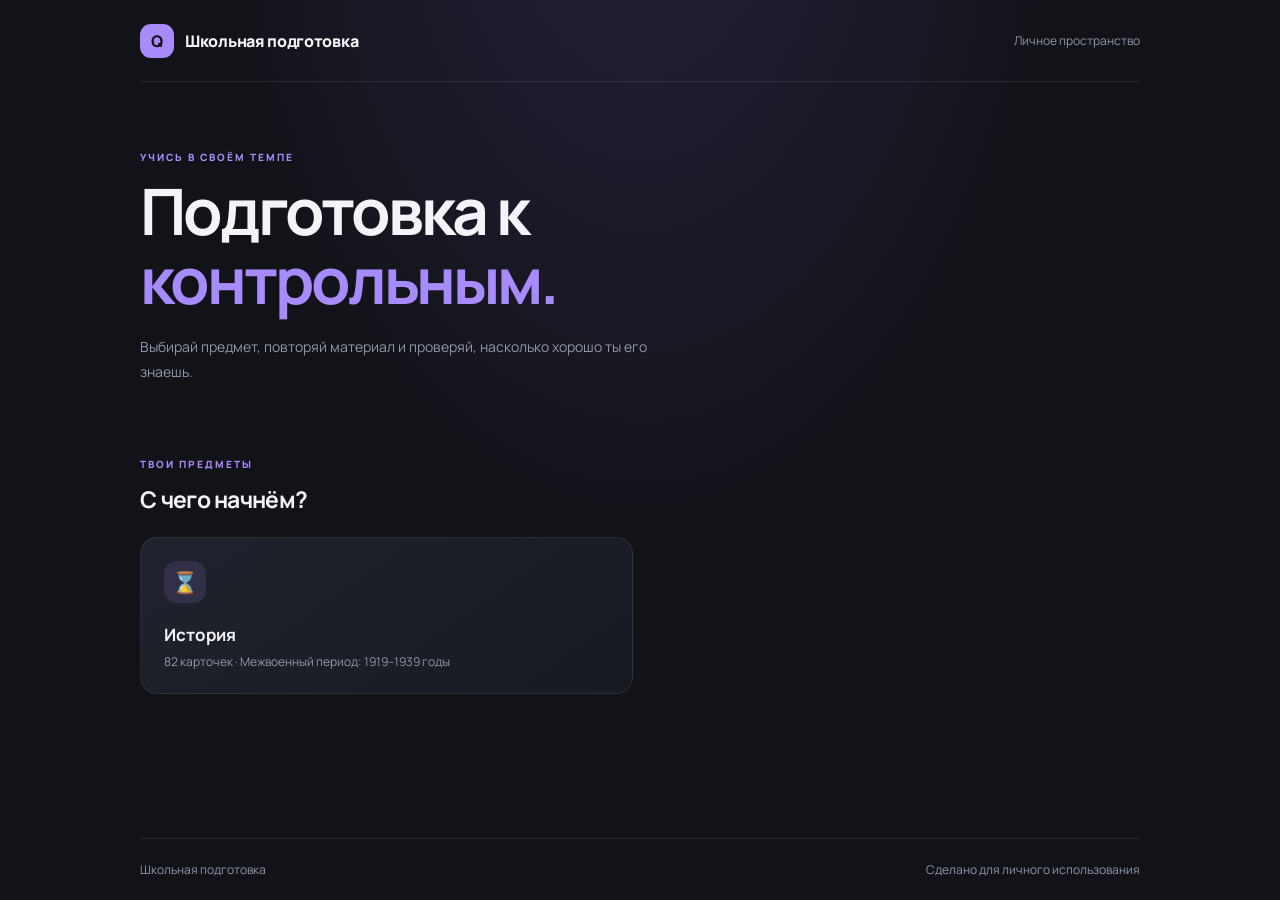
<file: index.html>
<!DOCTYPE html>
<html lang="ru">
<head>
  <meta charset="UTF-8">
  <meta name="viewport" content="width=device-width, initial-scale=1.0">
  <meta name="theme-color" content="#111318">
  <title>Подготовка к контрольным</title>
  <link rel="stylesheet" href="style.css">
</head>
<body>
  <main class="app">
    <header class="topbar">
      <a class="brand" href="#" id="homeLink"><span class="brand-mark">Q</span><span>Школьная подготовка</span></a>
      <span class="top-note">Личное пространство</span>
    </header>

    <section id="homeScreen" class="screen">
      <div class="intro">
        <p class="eyebrow">УЧИСЬ В СВОЁМ ТЕМПЕ</p>
        <h1>Подготовка к<br><span>контрольным.</span></h1>
        <p class="intro-copy">Выбирай предмет, повторяй материал и проверяй, насколько хорошо ты его знаешь.</p>
      </div>
      <div class="section-heading"><div><p class="eyebrow">ТВОИ ПРЕДМЕТЫ</p><h2>С чего начнём?</h2></div></div>
      <div id="subjectGrid" class="subject-grid"></div>
    </section>

    <section id="topicsScreen" class="screen hidden">
      <button class="back-button" id="backToSubjects">← Все предметы</button>
      <div class="page-heading">
        <p class="eyebrow">ПРЕДМЕТ</p>
        <h1 id="subjectTitle">История</h1>
        <p id="subjectDescription" class="intro-copy"></p>
      </div>
      <p class="eyebrow topic-label">ВЫБЕРИ РАЗДЕЛ</p>
      <div id="topicGrid" class="topic-grid"></div>
    </section>

    <section id="studyScreen" class="screen hidden">
      <button class="back-button" id="backToTopics">← К разделам</button>
      <div class="study-heading">
        <div><p class="eyebrow" id="studySubject">ИСТОРИЯ</p><h1 id="studyTitle">Карточки</h1></div>
        <span class="counter" id="cardCounter">1 / 10</span>
      </div>
      <div class="progress-track"><div id="progressBar" class="progress-fill"></div></div>
      <button class="flashcard" id="flashcard" aria-label="Перевернуть карточку">
        <span class="card-topline"><span id="cardSide">ВОПРОС</span><span>НАЖМИ, ЧТОБЫ ПЕРЕВЕРНУТЬ</span></span>
        <span id="cardText" class="card-text"></span>
        <span class="card-bottomline"><span id="cardHint">Подумай и проверь себя</span><span class="flip-icon">↻</span></span>
      </button>
      <div class="study-controls">
        <button class="control-button secondary" id="prevCard">← Назад</button>
        <button class="control-button primary" id="nextCard">Следующий →</button>
      </div>
      <button class="shuffle-button" id="shuffleCards">Перемешать карточки</button>
    </section>

    <footer><span>Школьная подготовка</span><span>Сделано для личного использования</span></footer>
  </main>
  <script src="data.js"></script>
  <script src="app.js"></script>
</body>
</html>
</file>
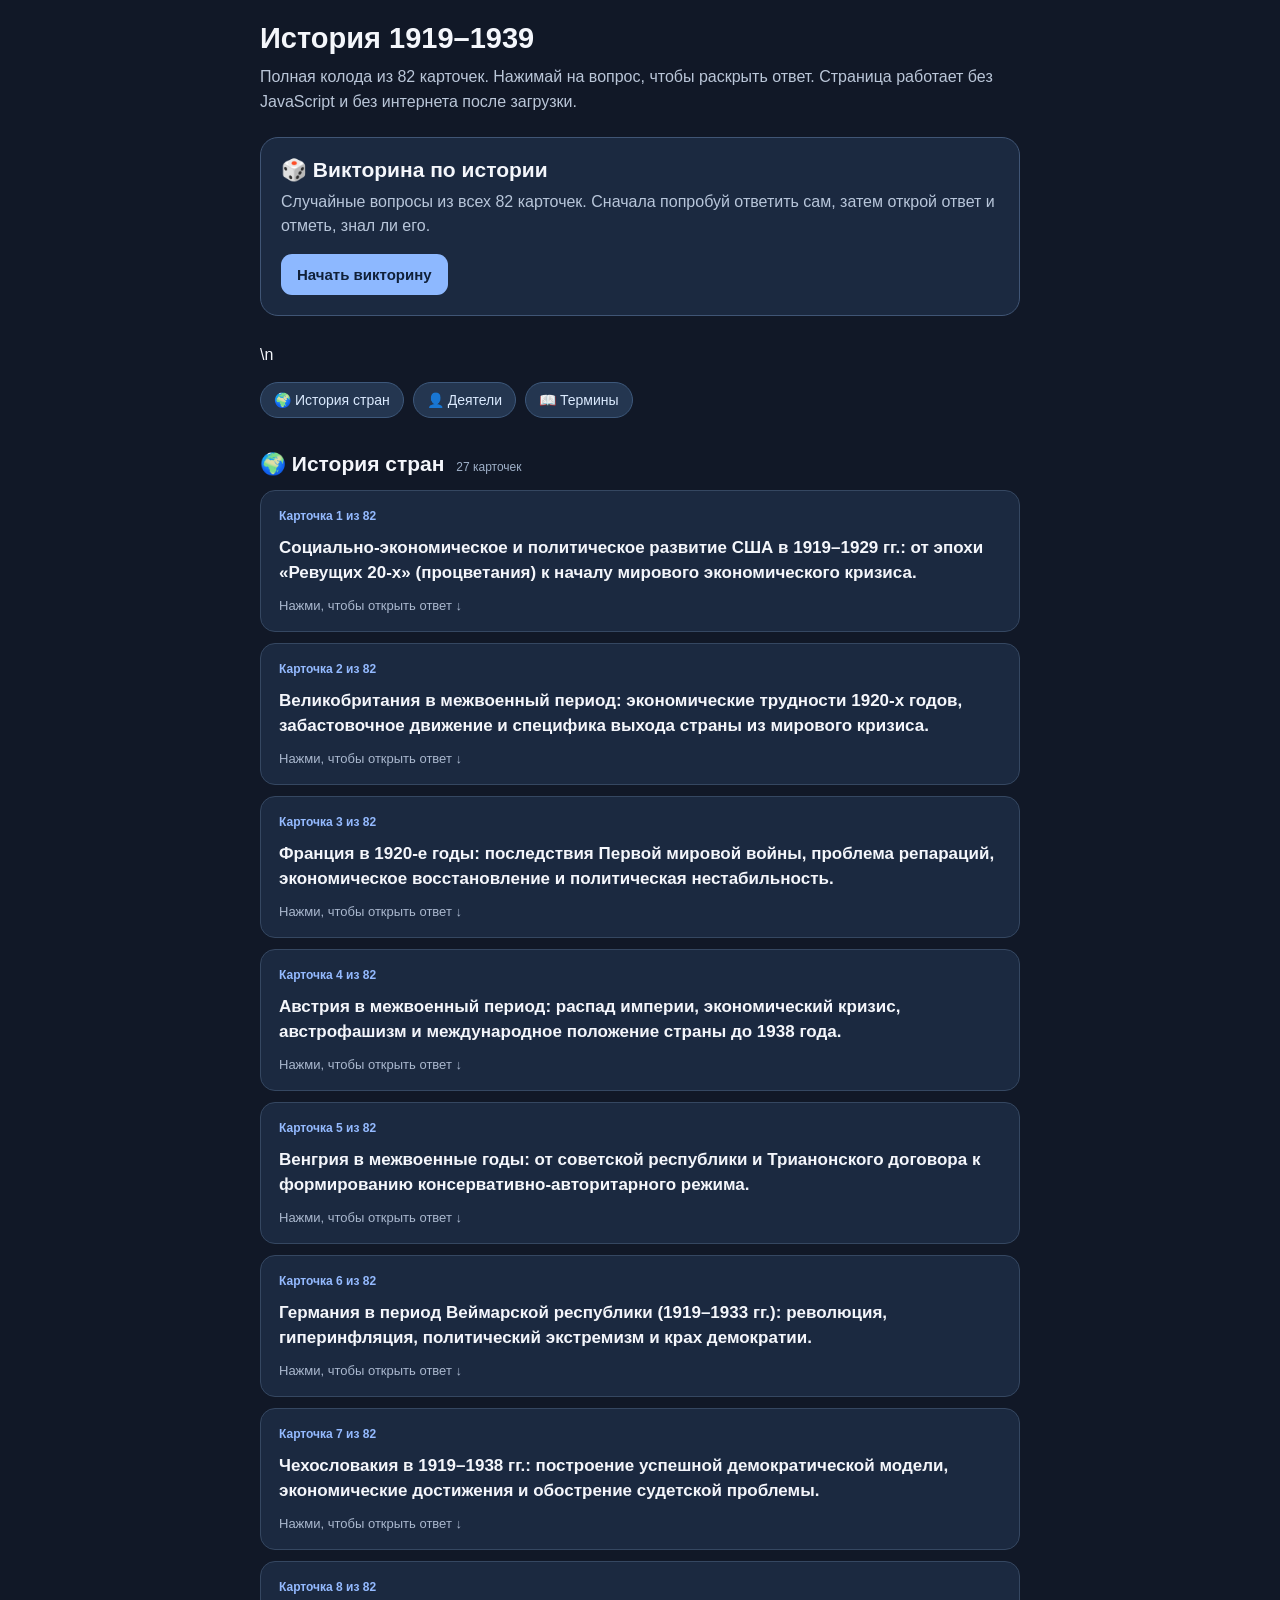
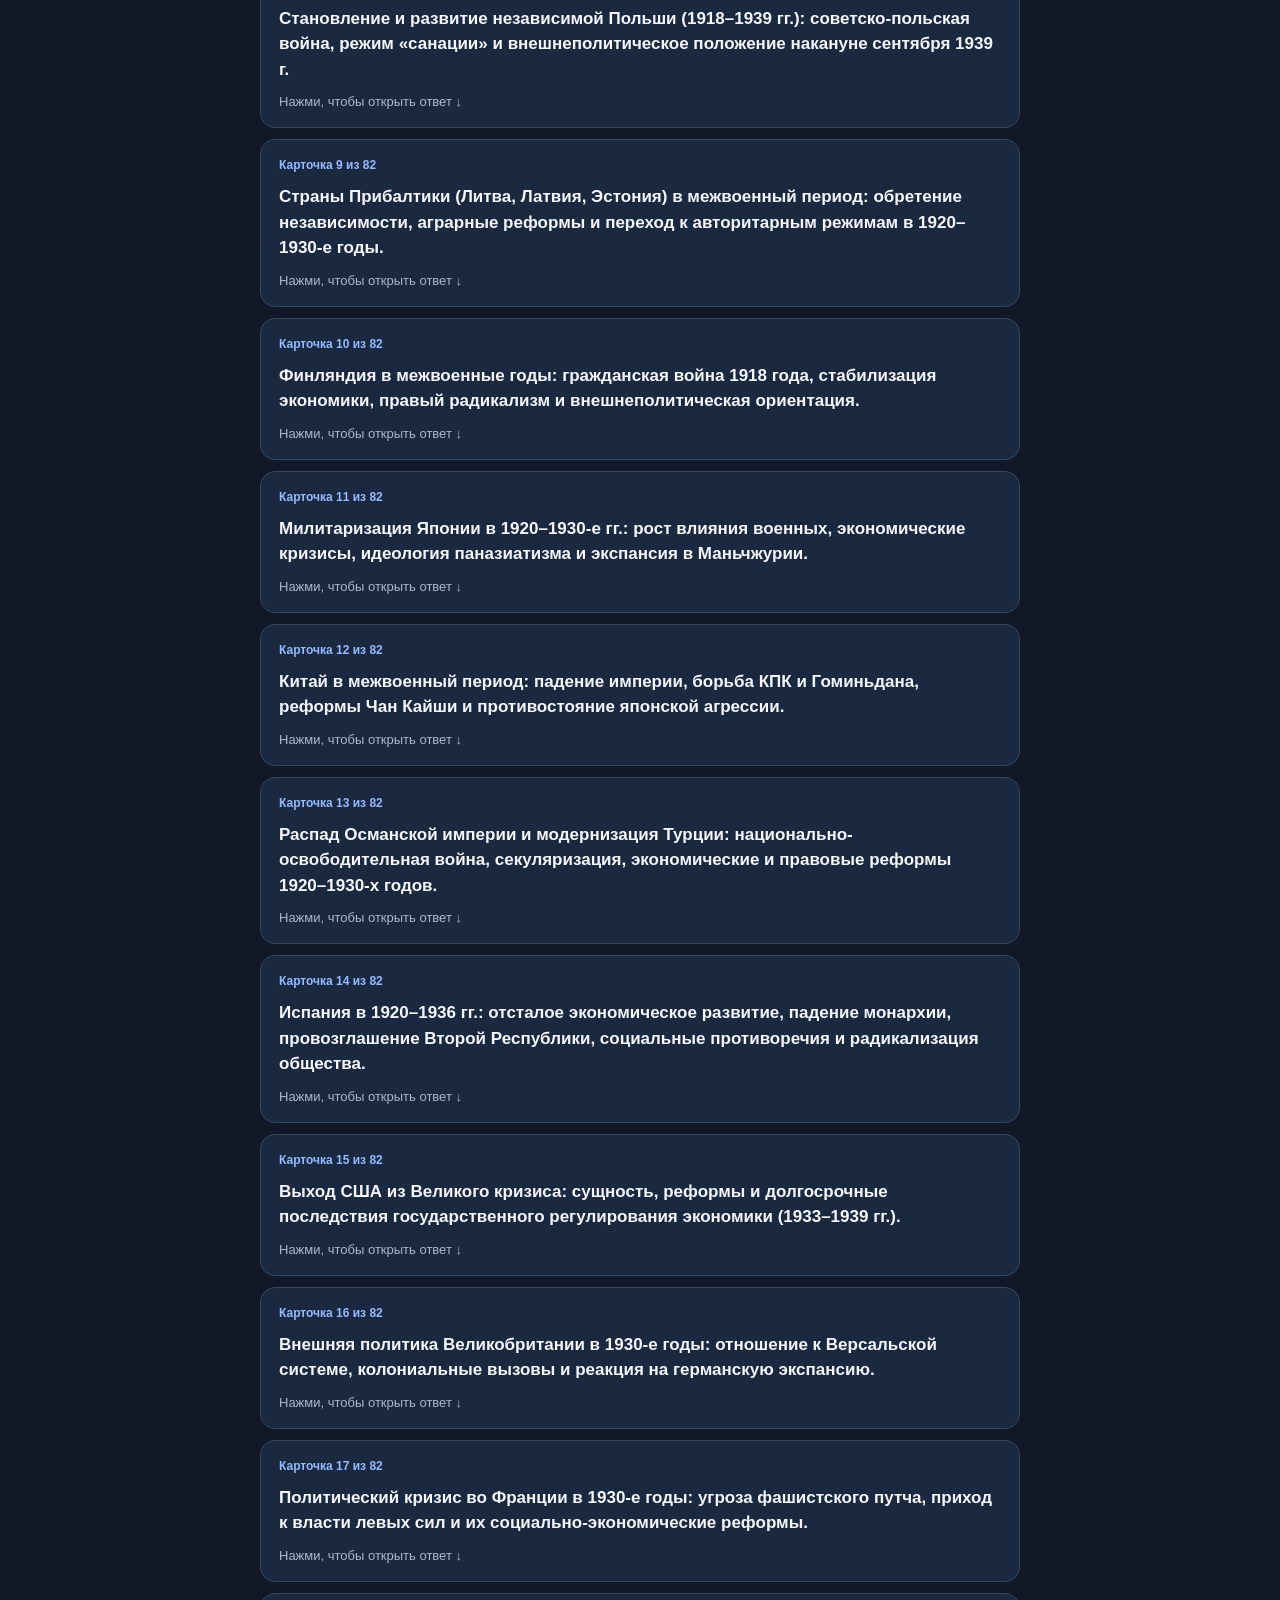
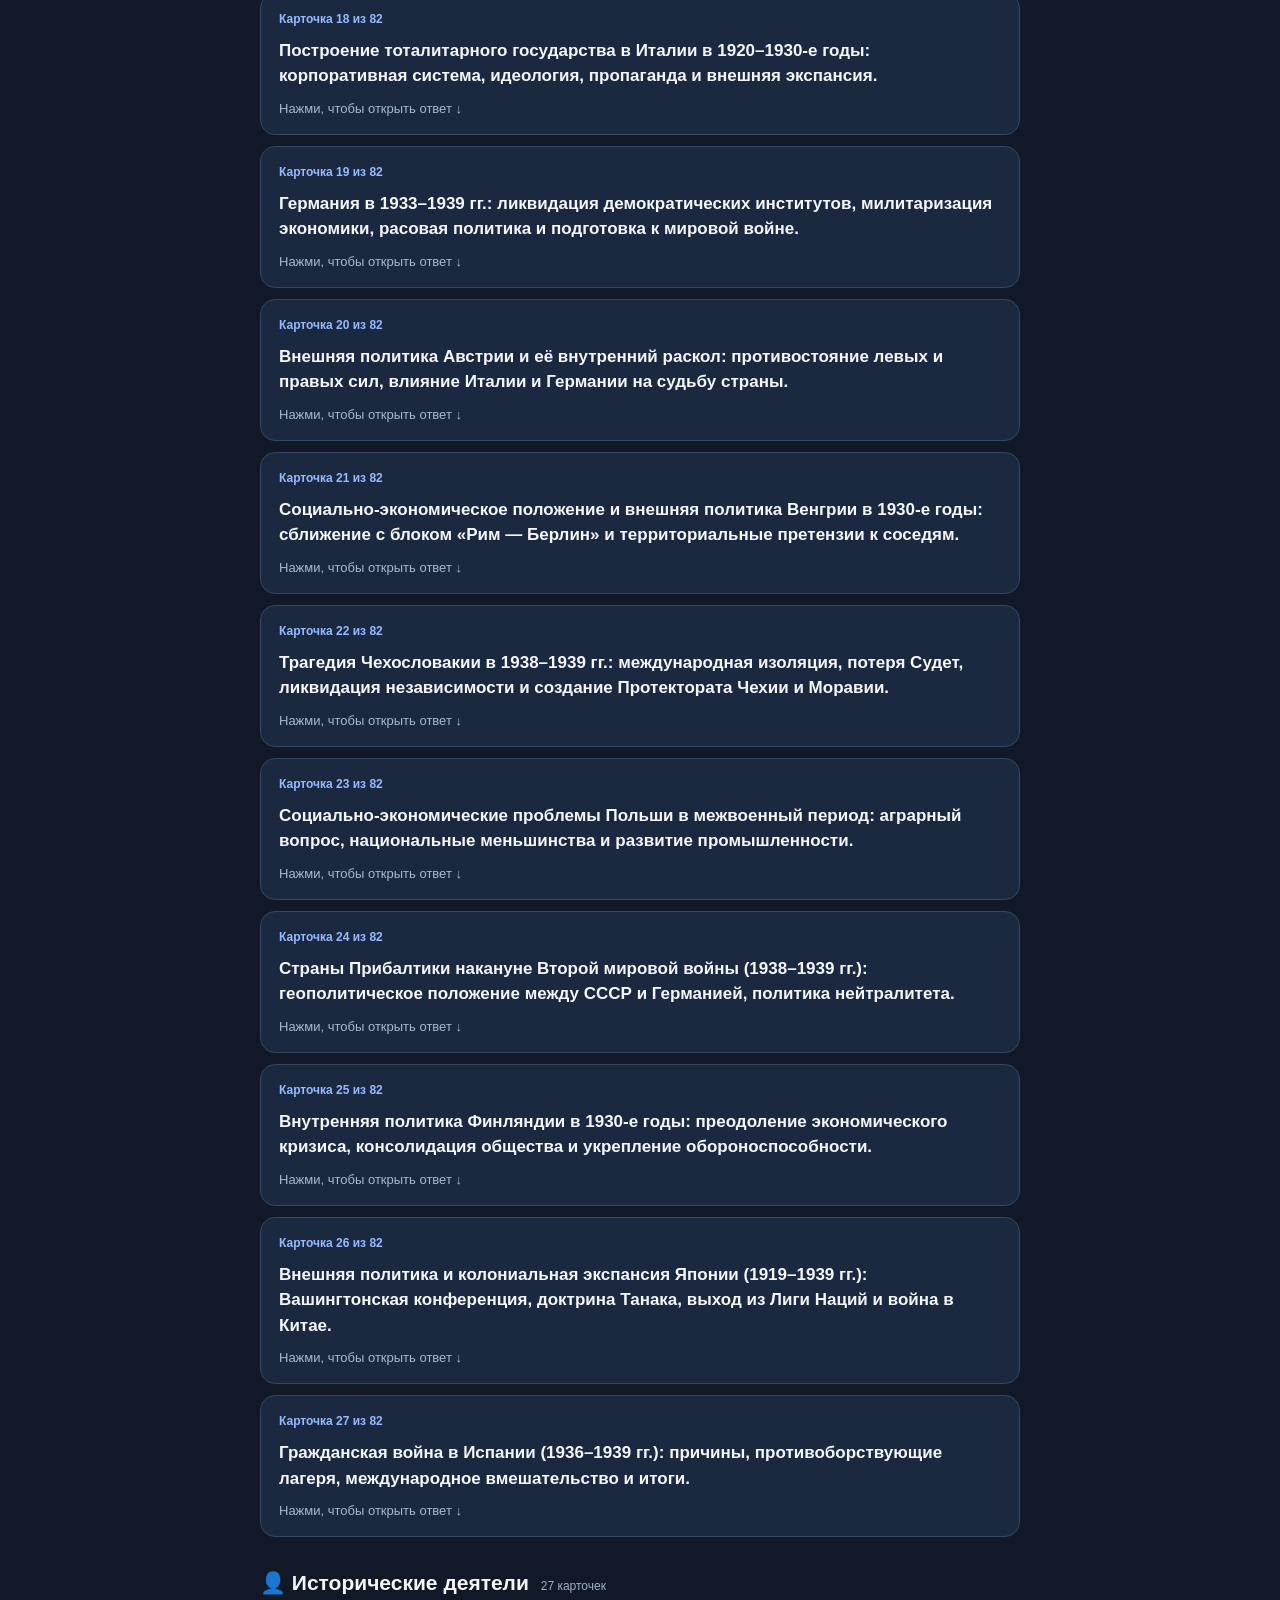
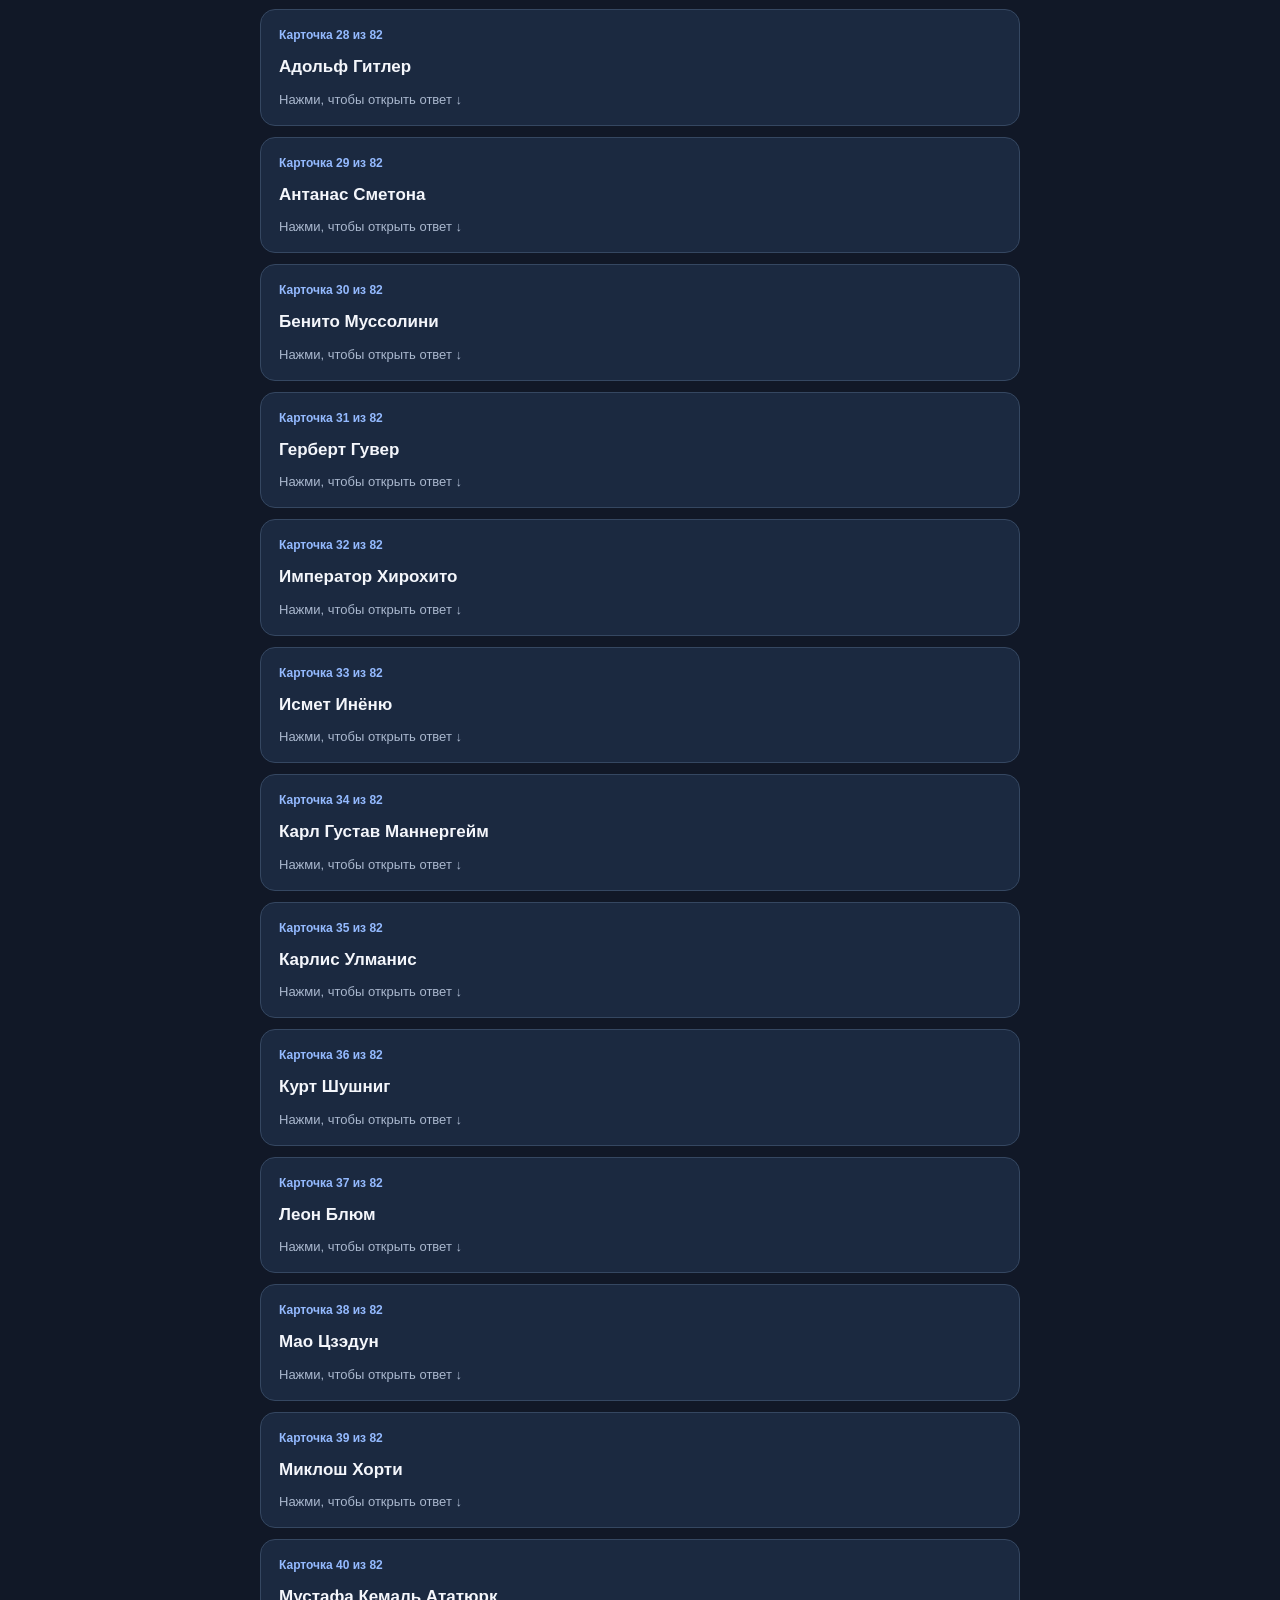
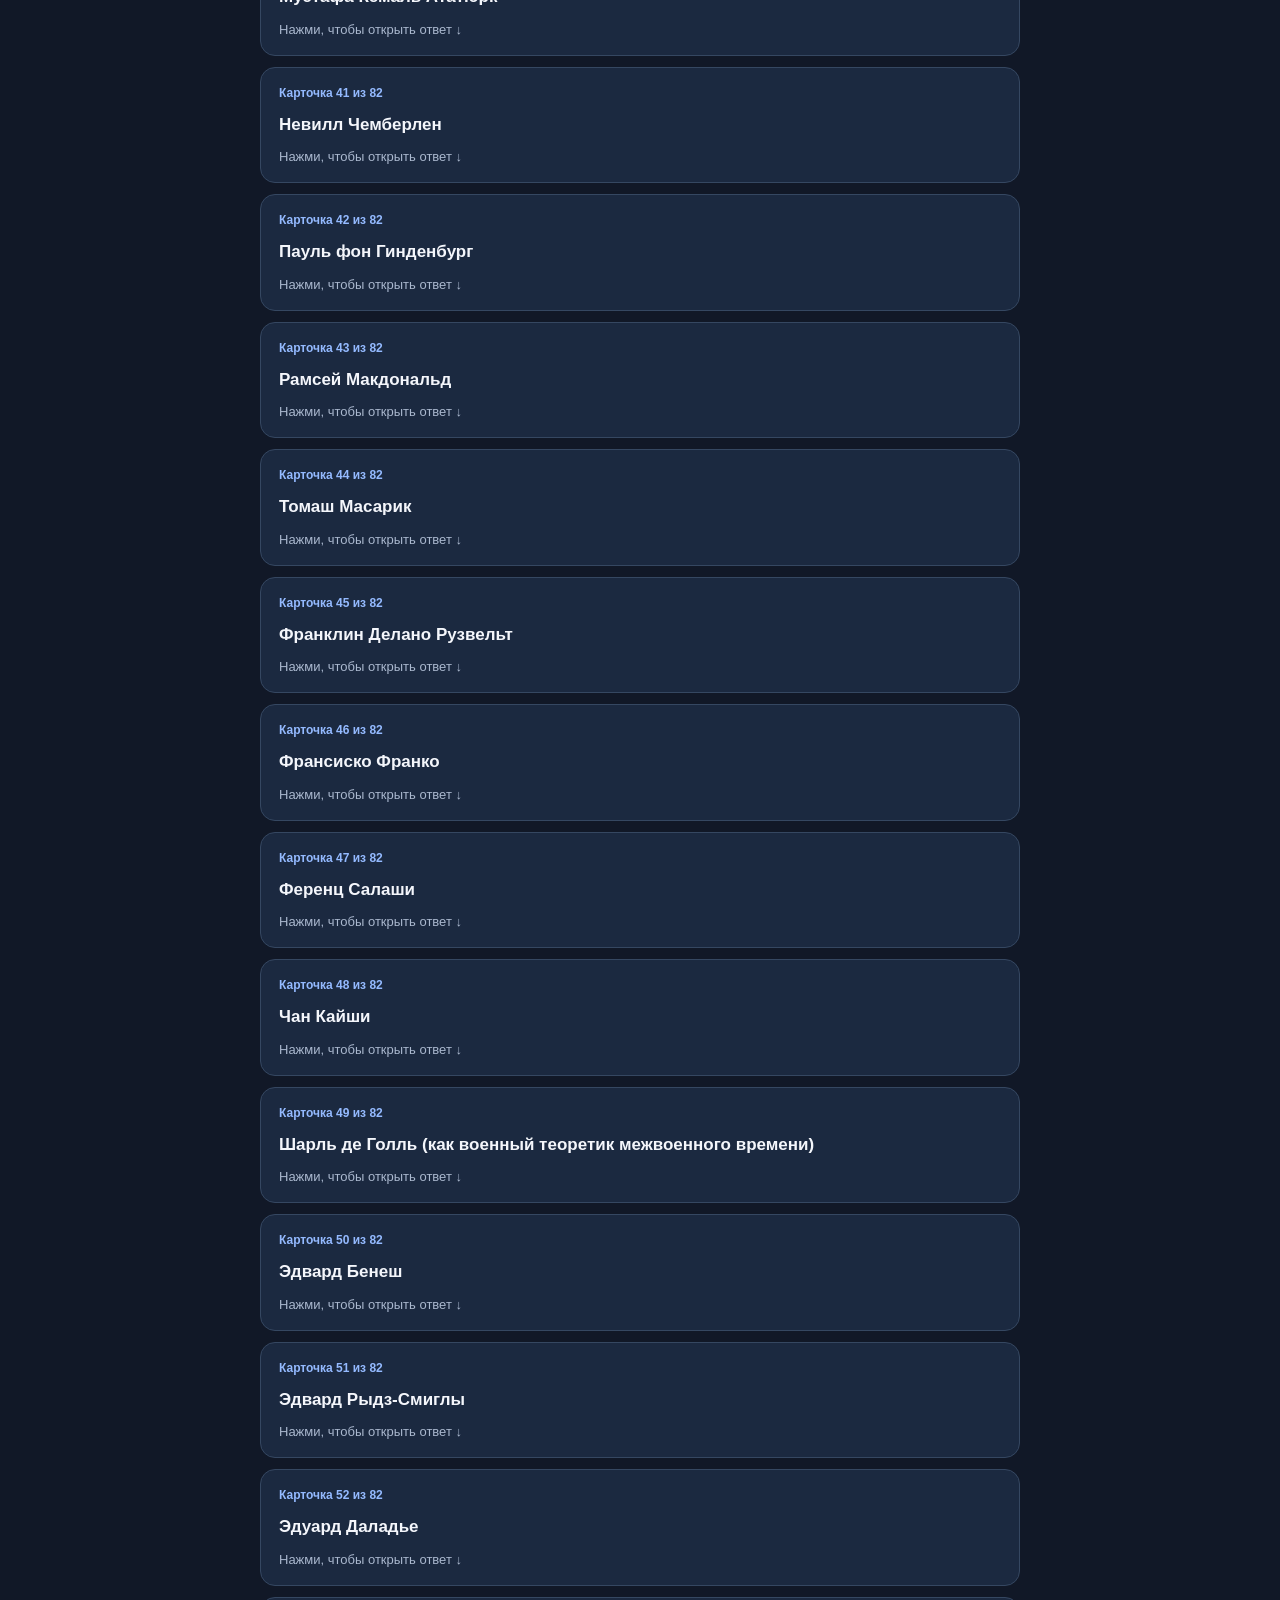
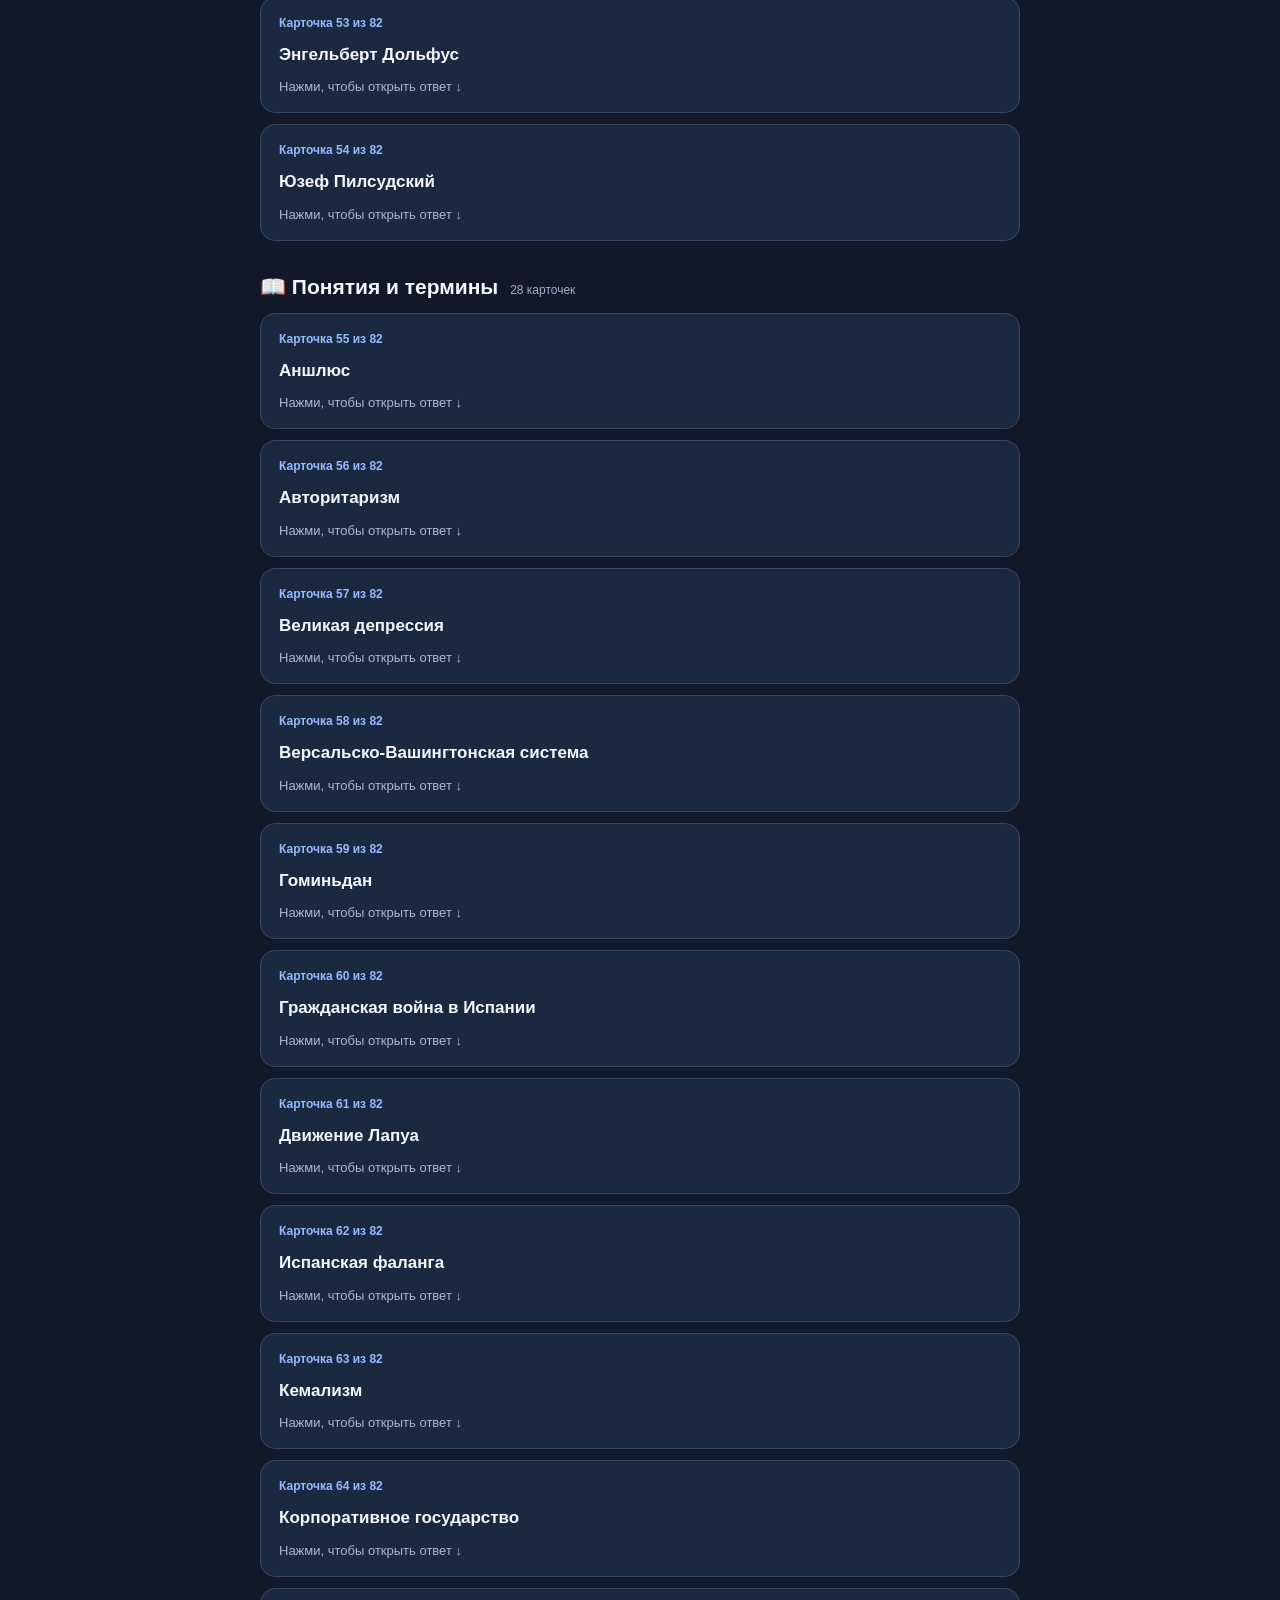
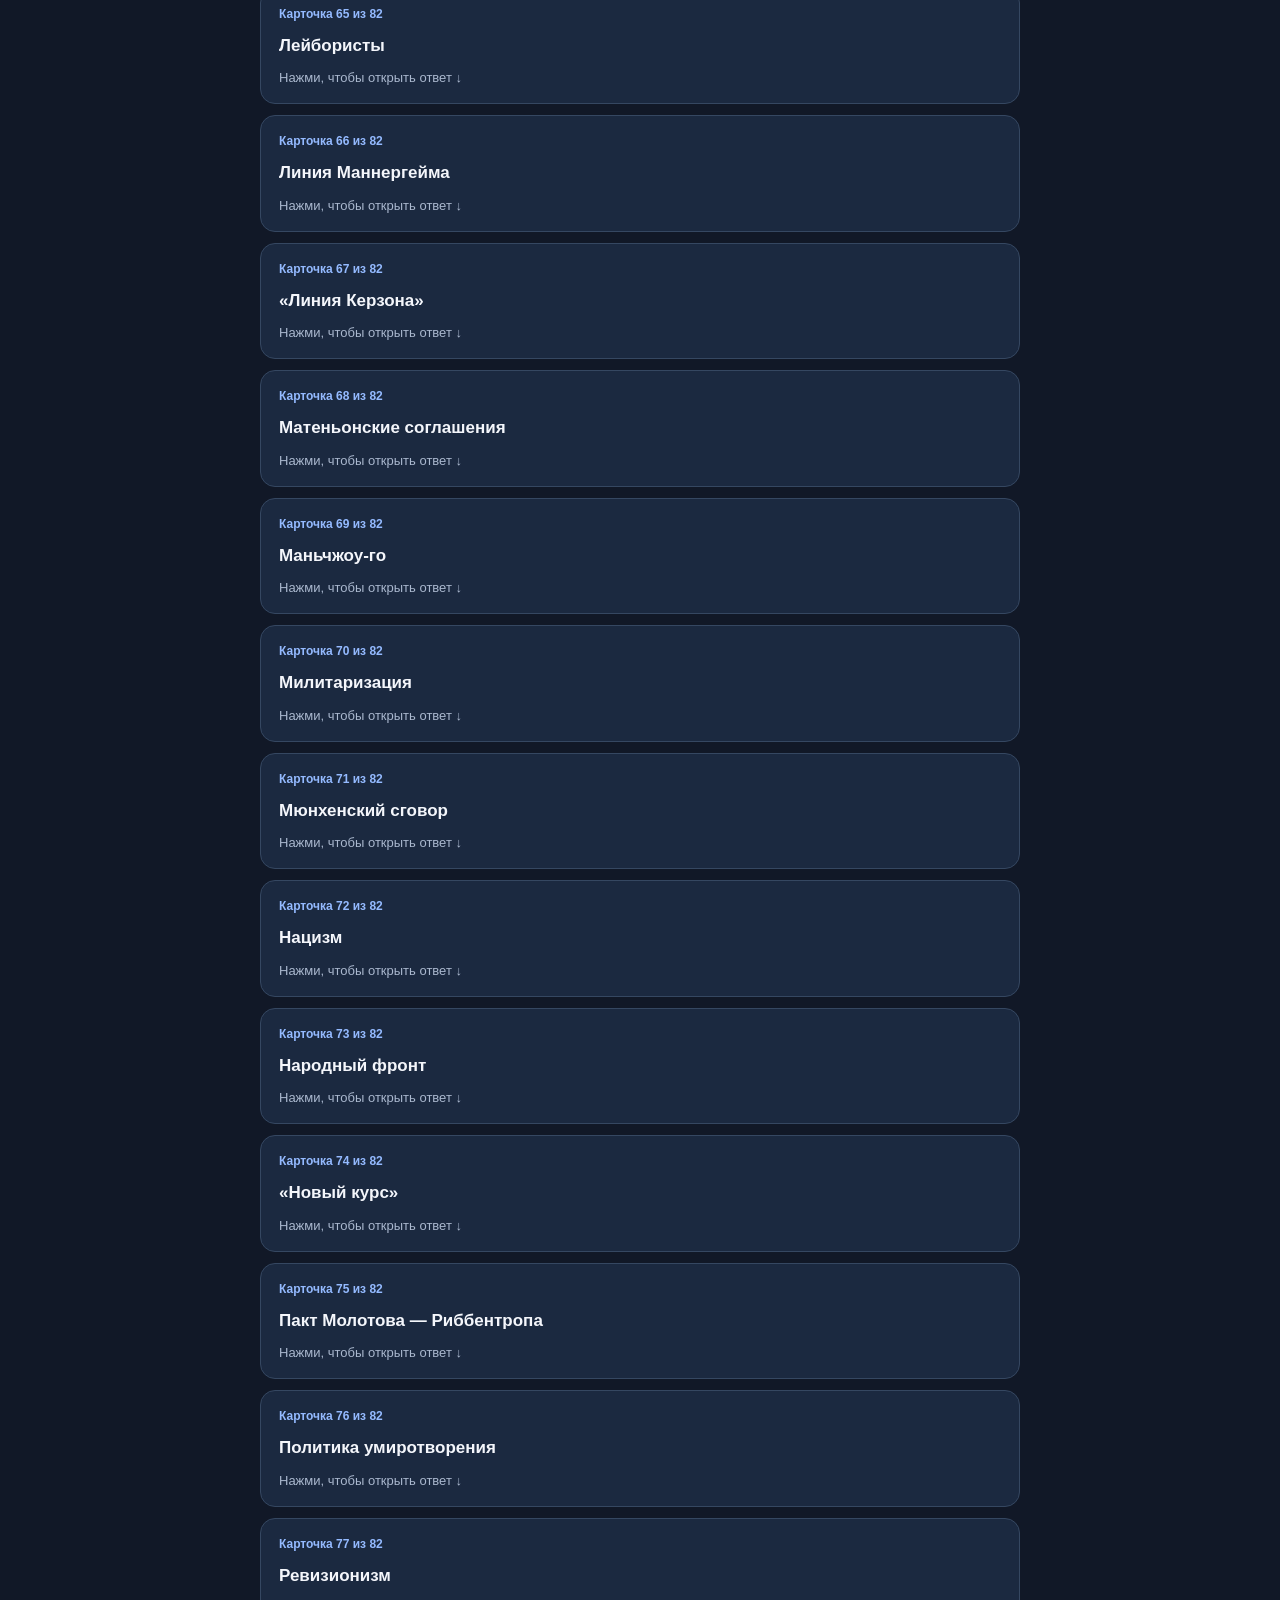
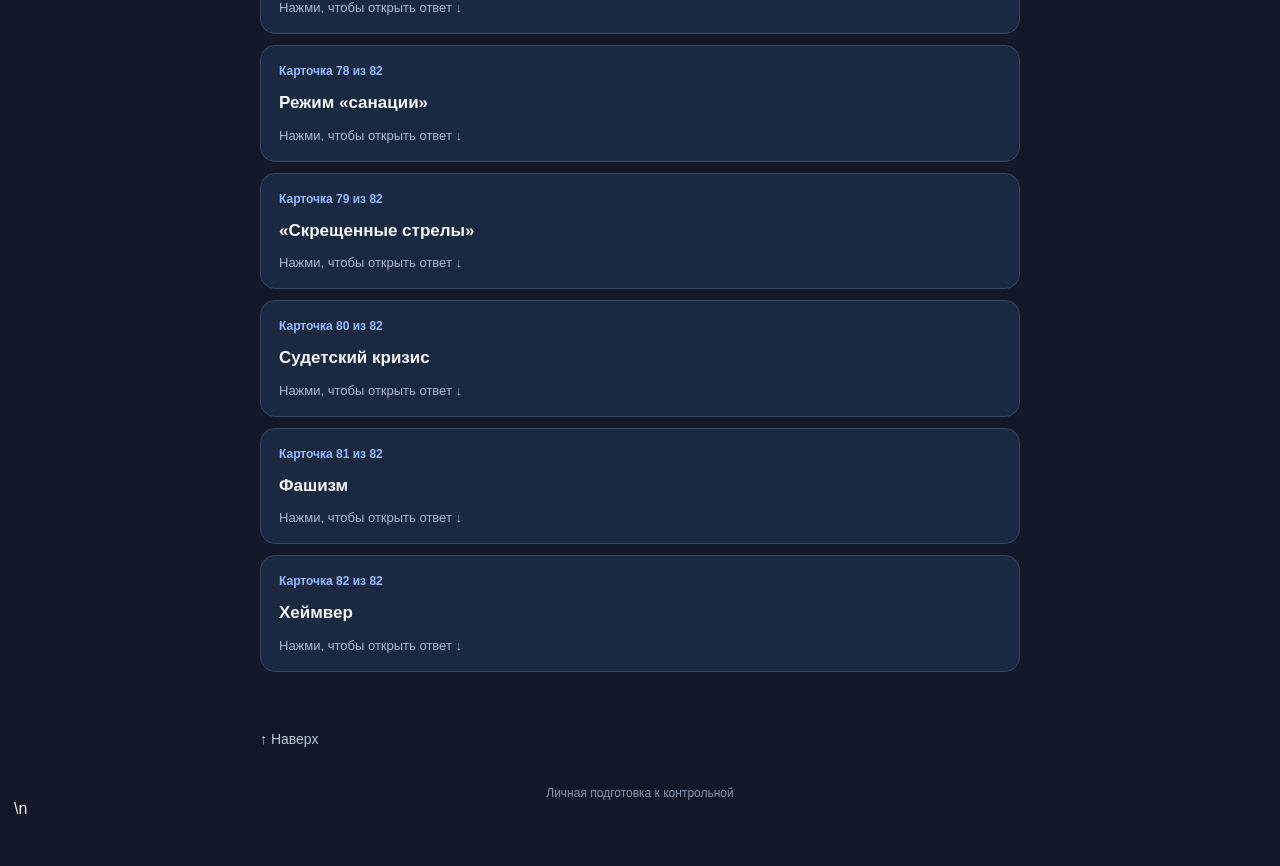
<file: history-cards-offline.html>
<!doctype html>
<html lang="ru">
<head>
<meta charset="utf-8">
<meta name="viewport" content="width=device-width, initial-scale=1">
<meta name="theme-color" content="#111827">
<title>История 1919–1939 — карточки</title>
<style>
*{box-sizing:border-box}
html{scroll-behavior:smooth}
body{margin:0;padding:22px 14px 48px;background:#111827;color:#f4f6fb;font-family:-apple-system,BlinkMacSystemFont,"Segoe UI",sans-serif}
main{max-width:760px;margin:0 auto}
h1{font-size:29px;line-height:1.15;margin:0 0 10px}
.intro{color:#bac6d8;line-height:1.55;margin:0 0 20px}
nav{display:flex;flex-wrap:wrap;gap:9px;margin:18px 0 30px}
nav a{color:#dbeafe;text-decoration:none;background:#243650;border:1px solid #3d587b;border-radius:999px;padding:9px 13px;font-size:14px}
.group{margin:34px 0}
h2{font-size:21px;margin:0 0 14px}
h2 small{font-size:12px;color:#9fb0c8;font-weight:500;margin-left:6px}
.card{margin:11px 0;border:1px solid #354761;border-radius:15px;background:#1b2940;overflow:hidden}
summary{list-style:none;cursor:pointer;padding:18px;display:flex;flex-direction:column;gap:12px}
summary::-webkit-details-marker{display:none}
.card-number{font-size:12px;font-weight:700;color:#94baff}
.question{font-size:17px;line-height:1.5;font-weight:650}
.hint{font-size:13px;color:#aab8ce}
.answer{padding:17px 18px 19px;background:#243653;border-top:1px solid #405575}
.answer strong{font-size:12px;letter-spacing:.08em;color:#94baff}
.answer p{font-size:16px;line-height:1.65;margin:9px 0 0;white-space:pre-wrap}
details[open] summary{background:#202f49}
.top{display:inline-block;margin-top:25px;color:#b9c9df;text-decoration:none;font-size:14px}
footer{margin-top:38px;text-align:center;color:#8493a9;font-size:12px}

.quiz-box{margin:22px 0 30px;padding:20px;border:1px solid #405575;border-radius:18px;background:#1b2940}
.quiz-box h2{margin:0 0 8px;font-size:21px}
.quiz-description{margin:0 0 16px;color:#b8c6da;line-height:1.5}
.quiz-start,.quiz-action{border:0;border-radius:11px;padding:12px 16px;font-size:15px;font-weight:700;cursor:pointer}
.quiz-start,.quiz-primary{background:#8db8ff;color:#102039}
.quiz-card{display:none;margin-top:16px}
.quiz-progress{color:#a9bdd8;font-size:13px;margin-bottom:10px}
.quiz-question{font-size:19px;line-height:1.5;font-weight:700;margin:0 0 16px}
.quiz-answer{display:none;padding:14px;border-radius:12px;background:#243653;line-height:1.6;margin:0 0 14px;white-space:pre-wrap}
.quiz-actions{display:flex;flex-wrap:wrap;gap:9px}
.quiz-secondary{background:#344965;color:#f4f6fb}
.quiz-known{background:#1f7657;color:white}
.quiz-missed{background:#9a3d49;color:white}
.quiz-result{display:none;margin-top:14px;color:#d6e3f5;line-height:1.6}
\n</style>
</head>
<body>
<main id="top">
  <h1>История 1919–1939</h1>
  <p class="intro">Полная колода из 82 карточек. Нажимай на вопрос, чтобы раскрыть ответ. Страница работает без JavaScript и без интернета после загрузки.</p>

  <section class="quiz-box" id="quiz">
    <h2>🎲 Викторина по истории</h2>
    <p class="quiz-description">Случайные вопросы из всех 82 карточек. Сначала попробуй ответить сам, затем открой ответ и отметь, знал ли его.</p>
    <button class="quiz-start" id="quizStart">Начать викторину</button>
    <div class="quiz-card" id="quizCard">
      <div class="quiz-progress" id="quizProgress"></div>
      <p class="quiz-question" id="quizQuestion"></p>
      <div class="quiz-answer" id="quizAnswer"></div>
      <div class="quiz-actions">
        <button class="quiz-action quiz-secondary" id="quizReveal">Показать ответ</button>
        <button class="quiz-action quiz-known" id="quizKnown" hidden>Знал</button>
        <button class="quiz-action quiz-missed" id="quizMissed" hidden>Не знал</button>
      </div>
    </div>
    <div class="quiz-result" id="quizResult"></div>
  </section>
\n  <nav aria-label="Разделы">
    <a href="#countries">🌍 История стран</a>
    <a href="#people">👤 Деятели</a>
    <a href="#terms">📖 Термины</a>
  </nav>
  <section id="countries" class="group">
    <h2>🌍 История стран <small>27 карточек</small></h2>
    <details class="card">
      <summary>
        <span class="card-number">Карточка 1 из 82</span>
        <span class="question">Социально-экономическое и политическое развитие США в 1919–1929 гг.: от эпохи «Ревущих 20-х» (процветания) к началу мирового экономического кризиса.</span>
        <span class="hint">Нажми, чтобы открыть ответ ↓</span>
      </summary>
      <div class="answer">
        <strong>ОТВЕТ</strong>
        <p>После Первой мировой войны США стали одной из сильнейших экономик мира: промышленность росла, активно развивались автомобили, техника и массовое производство. Люди покупали товары в кредит, а многие вкладывали деньги в акции. Из-за спекуляций и чрезмерного производства возник финансовый пузырь, который лопнул в конце десятилетия и стал началом Великой депрессии.</p>
      </div>
    </details>
<details class="card">
      <summary>
        <span class="card-number">Карточка 2 из 82</span>
        <span class="question">Великобритания в межвоенный период: экономические трудности 1920-х годов, забастовочное движение и специфика выхода страны из мирового кризиса.</span>
        <span class="hint">Нажми, чтобы открыть ответ ↓</span>
      </summary>
      <div class="answer">
        <strong>ОТВЕТ</strong>
        <p>После войны Великобритания столкнулась с долгами, безработицей и упадком старых отраслей — угольной, текстильной и судостроительной. Рабочие устраивали забастовки, самой крупной стала всеобщая стачка. Во время мирового кризиса государство отказалось от прежней экономической политики, отказалось от золотого стандарта и стало поддерживать промышленность и торговлю.</p>
      </div>
    </details>
<details class="card">
      <summary>
        <span class="card-number">Карточка 3 из 82</span>
        <span class="question">Франция в 1920-е годы: последствия Первой мировой войны, проблема репараций, экономическое восстановление и политическая нестабильность.</span>
        <span class="hint">Нажми, чтобы открыть ответ ↓</span>
      </summary>
      <div class="answer">
        <strong>ОТВЕТ</strong>
        <p>Первая мировая война разрушила промышленность и сельское хозяйство на северо-востоке Франции, а страна понесла большие человеческие и материальные потери. Франция рассчитывала восстановиться за счёт германских репараций, но их получение сопровождалось конфликтами. Постепенно экономика восстановилась, однако правительства часто менялись из-за политических разногласий.</p>
      </div>
    </details>
<details class="card">
      <summary>
        <span class="card-number">Карточка 4 из 82</span>
        <span class="question">Австрия в межвоенный период: распад империи, экономический кризис, австрофашизм и международное положение страны до 1938 года.</span>
        <span class="hint">Нажми, чтобы открыть ответ ↓</span>
      </summary>
      <div class="answer">
        <strong>ОТВЕТ</strong>
        <p>После распада Австро-Венгерской империи Австрия стала небольшой республикой без прежних ресурсов и рынков. Страна переживала инфляцию, безработицу и политическое противостояние левых и правых. Власть перешла к авторитарному режиму, а зависимость от Германии усиливалась; в итоге Германия присоединила Австрию.</p>
      </div>
    </details>
<details class="card">
      <summary>
        <span class="card-number">Карточка 5 из 82</span>
        <span class="question">Венгрия в межвоенные годы: от советской республики и Трианонского договора к формированию консервативно-авторитарного режима.</span>
        <span class="hint">Нажми, чтобы открыть ответ ↓</span>
      </summary>
      <div class="answer">
        <strong>ОТВЕТ</strong>
        <p>После поражения в Первой мировой войне и распада империи в Венгрии возникла советская республика, но она просуществовала недолго и была свергнута. Трианонский договор лишил страну значительных территорий и населения, что вызвало стремление пересмотреть границы. Установился консервативный авторитарный режим во главе с регентом Миклошем Хорти.</p>
      </div>
    </details>
<details class="card">
      <summary>
        <span class="card-number">Карточка 6 из 82</span>
        <span class="question">Германия в период Веймарской республики (1919–1933 гг.): революция, гиперинфляция, политический экстремизм и крах демократии.</span>
        <span class="hint">Нажми, чтобы открыть ответ ↓</span>
      </summary>
      <div class="answer">
        <strong>ОТВЕТ</strong>
        <p>После поражения в Первой мировой войне кайзер отрёкся, и в Германии установилась республика. Страна пережила революционные выступления, попытки переворотов, тяжёлую инфляцию и зависимость от иностранных кредитов. Мировой кризис усилил безработицу и недовольство, из-за чего выросла поддержка радикалов, прежде всего нацистов, и демократия рухнула.</p>
      </div>
    </details>
<details class="card">
      <summary>
        <span class="card-number">Карточка 7 из 82</span>
        <span class="question">Чехословакия в 1919–1938 гг.: построение успешной демократической модели, экономические достижения и обострение судетской проблемы.</span>
        <span class="hint">Нажми, чтобы открыть ответ ↓</span>
      </summary>
      <div class="answer">
        <strong>ОТВЕТ</strong>
        <p>После распада Австро-Венгрии возникла независимая Чехословакия с устойчивой парламентской демократией и развитой промышленностью. В стране жили разные народы, в том числе многочисленные немцы в Судетской области. Нацистская Германия использовала недовольство судетских немцев как повод для давления, что привело к Судетскому кризису и расчленению страны.</p>
      </div>
    </details>
<details class="card">
      <summary>
        <span class="card-number">Карточка 8 из 82</span>
        <span class="question">Становление и развитие независимой Польши (1918–1939 гг.): советско-польская война, режим «санации» и внешнеполитическое положение накануне сентября 1939 г.</span>
        <span class="hint">Нажми, чтобы открыть ответ ↓</span>
      </summary>
      <div class="answer">
        <strong>ОТВЕТ</strong>
        <p>После Первой мировой войны Польша восстановила независимость, но её границы были спорными. Война с Советской Россией завершилась сохранением независимости Польши и расширением её территории на востоке. Позже Юзеф Пилсудский установил режим «санации», ограничивший политическую борьбу; перед Второй мировой войной Польша оказалась между Германией и СССР.</p>
      </div>
    </details>
<details class="card">
      <summary>
        <span class="card-number">Карточка 9 из 82</span>
        <span class="question">Страны Прибалтики (Литва, Латвия, Эстония) в межвоенный период: обретение независимости, аграрные реформы и переход к авторитарным режимам в 1920–1930-е годы.</span>
        <span class="hint">Нажми, чтобы открыть ответ ↓</span>
      </summary>
      <div class="answer">
        <strong>ОТВЕТ</strong>
        <p>Литва, Латвия и Эстония получили независимость после распада Российской империи и борьбы за самостоятельность. В них провели земельные реформы и создали национальные государства, но экономика оставалась уязвимой. Политическая нестабильность и страх перед радикальными движениями привели к установлению авторитарной власти в ряде стран.</p>
      </div>
    </details>
<details class="card">
      <summary>
        <span class="card-number">Карточка 10 из 82</span>
        <span class="question">Финляндия в межвоенные годы: гражданская война 1918 года, стабилизация экономики, правый радикализм и внешнеполитическая ориентация.</span>
        <span class="hint">Нажми, чтобы открыть ответ ↓</span>
      </summary>
      <div class="answer">
        <strong>ОТВЕТ</strong>
        <p>После отделения от России Финляндия пережила гражданскую войну между красными и белыми, победили белые. Затем страна постепенно укрепила демократические институты и экономику. Правые радикалы пытались усилить влияние, но государство сохранило парламентскую систему и стремилось защитить независимость между СССР и Западом.</p>
      </div>
    </details>
<details class="card">
      <summary>
        <span class="card-number">Карточка 11 из 82</span>
        <span class="question">Милитаризация Японии в 1920–1930-е гг.: рост влияния военных, экономические кризисы, идеология паназиатизма и экспансия в Маньчжурии.</span>
        <span class="hint">Нажми, чтобы открыть ответ ↓</span>
      </summary>
      <div class="answer">
        <strong>ОТВЕТ</strong>
        <p>Экономические трудности и нестабильность усилили влияние армии и националистов, которые считали, что Японии нужны территории и ресурсы. Под лозунгами паназиатизма Япония оправдывала расширение своего влияния в Азии. Захват Маньчжурии и дальнейшая агрессия в Китае показали переход страны к военной экспансии.</p>
      </div>
    </details>
<details class="card">
      <summary>
        <span class="card-number">Карточка 12 из 82</span>
        <span class="question">Китай в межвоенный период: падение империи, борьба КПК и Гоминьдана, реформы Чан Кайши и противостояние японской агрессии.</span>
        <span class="hint">Нажми, чтобы открыть ответ ↓</span>
      </summary>
      <div class="answer">
        <strong>ОТВЕТ</strong>
        <p>После падения империи Китай оставался раздробленным: разные военные правители боролись за власть. Гоминьдан во главе с Чан Кайши пытался объединить страну и проводил реформы, но конфликтовал с коммунистами во главе с Мао Цзэдуном. Внутреннюю борьбу осложнило вторжение Японии, против которой китайцам пришлось сопротивляться.</p>
      </div>
    </details>
<details class="card">
      <summary>
        <span class="card-number">Карточка 13 из 82</span>
        <span class="question">Распад Османской империи и модернизация Турции: национально-освободительная война, секуляризация, экономические и правовые реформы 1920–1930-х годов.</span>
        <span class="hint">Нажми, чтобы открыть ответ ↓</span>
      </summary>
      <div class="answer">
        <strong>ОТВЕТ</strong>
        <p>Османская империя проиграла Первую мировую войну, а державы-победительницы пытались разделить её территории. Мустафа Кемаль возглавил национально-освободительную борьбу, добился создания независимой Турции и стал проводить реформы. Он отделил религию от государства, упразднил султанат, изменил систему образования и права, стремясь превратить страну в современное светское государство.</p>
      </div>
    </details>
<details class="card">
      <summary>
        <span class="card-number">Карточка 14 из 82</span>
        <span class="question">Испания в 1920–1936 гг.: отсталое экономическое развитие, падение монархии, провозглашение Второй Республики, социальные противоречия и радикализация общества.</span>
        <span class="hint">Нажми, чтобы открыть ответ ↓</span>
      </summary>
      <div class="answer">
        <strong>ОТВЕТ</strong>
        <p>Испания оставалась преимущественно аграрной страной с бедностью крестьян, сильным социальным неравенством и конфликтами между рабочими, землевладельцами и церковью. Монархия пала, была провозглашена республика, которая пыталась проводить земельные, военные и образовательные реформы. Сопротивление реформам и радикализация левых и правых сил раскололи общество и подготовили гражданскую войну.</p>
      </div>
    </details>
<details class="card">
      <summary>
        <span class="card-number">Карточка 15 из 82</span>
        <span class="question">Выход США из Великого кризиса: сущность, реформы и долгосрочные последствия государственного регулирования экономики (1933–1939 гг.).</span>
        <span class="hint">Нажми, чтобы открыть ответ ↓</span>
      </summary>
      <div class="answer">
        <strong>ОТВЕТ</strong>
        <p>Великая депрессия привела к закрытию банков и предприятий, массовой безработице и бедности. Президент Франклин Рузвельт начал «Новый курс»: государство стало контролировать банки, создавать рабочие места, помогать фермерам и вводить социальные гарантии. Эти меры смягчили кризис и усилили роль государства в экономике, хотя полностью безработицу ликвидировала уже военная мобилизация.</p>
      </div>
    </details>
<details class="card">
      <summary>
        <span class="card-number">Карточка 16 из 82</span>
        <span class="question">Внешняя политика Великобритании в 1930-е годы: отношение к Версальской системе, колониальные вызовы и реакция на германскую экспансию.</span>
        <span class="hint">Нажми, чтобы открыть ответ ↓</span>
      </summary>
      <div class="answer">
        <strong>ОТВЕТ</strong>
        <p>Британия стремилась сохранить мир и не допустить новой большой войны, а также защитить свою империю. Из-за слабости и нежелания воевать она проводила политику умиротворения Германии, надеясь удовлетворить часть требований Гитлера. Эта политика не остановила агрессию и в итоге не предотвратила войну.</p>
      </div>
    </details>
<details class="card">
      <summary>
        <span class="card-number">Карточка 17 из 82</span>
        <span class="question">Политический кризис во Франции в 1930-е годы: угроза фашистского путча, приход к власти левых сил и их социально-экономические реформы.</span>
        <span class="hint">Нажми, чтобы открыть ответ ↓</span>
      </summary>
      <div class="answer">
        <strong>ОТВЕТ</strong>
        <p>Экономический кризис и коррупционные скандалы усилили недовольство правительством и страх перед фашистским переворотом. В ответ левые партии объединились в Народный фронт, который пришёл к власти и провёл реформы: повысил зарплаты, ввёл оплачиваемые отпуска и сократил рабочую неделю. Однако экономические трудности и разногласия внутри коалиции ослабили её.</p>
      </div>
    </details>
<details class="card">
      <summary>
        <span class="card-number">Карточка 18 из 82</span>
        <span class="question">Построение тоталитарного государства в Италии в 1920–1930-е годы: корпоративная система, идеология, пропаганда и внешняя экспансия.</span>
        <span class="hint">Нажми, чтобы открыть ответ ↓</span>
      </summary>
      <div class="answer">
        <strong>ОТВЕТ</strong>
        <p>После Первой мировой войны Италия переживала безработицу, забастовки и страх перед революцией. Бенито Муссолини использовал недовольство, пришёл к власти и уничтожил политическую конкуренцию. Государство контролировало общество через пропаганду и репрессии, экономика организовывалась по корпоративному принципу, а внешняя политика стала захватнической.</p>
      </div>
    </details>
<details class="card">
      <summary>
        <span class="card-number">Карточка 19 из 82</span>
        <span class="question">Германия в 1933–1939 гг.: ликвидация демократических институтов, милитаризация экономики, расовая политика и подготовка к мировой войне.</span>
        <span class="hint">Нажми, чтобы открыть ответ ↓</span>
      </summary>
      <div class="answer">
        <strong>ОТВЕТ</strong>
        <p>Придя к власти, Гитлер уничтожил демократию: запретил другие партии, подчинил себе государственные учреждения и преследовал противников. Нацисты усилили армию и военную промышленность, проводили расовую политику и преследовали евреев и другие группы. Германия захватывала территории и готовилась к большой войне.</p>
      </div>
    </details>
<details class="card">
      <summary>
        <span class="card-number">Карточка 20 из 82</span>
        <span class="question">Внешняя политика Австрии и её внутренний раскол: противостояние левых и правых сил, влияние Италии и Германии на судьбу страны.</span>
        <span class="hint">Нажми, чтобы открыть ответ ↓</span>
      </summary>
      <div class="answer">
        <strong>ОТВЕТ</strong>
        <p>Австрийское общество было разделено на левых социал-демократов и правых консерваторов, поддерживавших авторитарный порядок. Внутренние столкновения ослабили страну, а Италия и особенно нацистская Германия вмешивались в её дела. Германия усиливала давление, пока Австрия не была присоединена к ней.</p>
      </div>
    </details>
<details class="card">
      <summary>
        <span class="card-number">Карточка 21 из 82</span>
        <span class="question">Социально-экономическое положение и внешняя политика Венгрии в 1930-е годы: сближение с блоком «Рим — Берлин» и территориальные претензии к соседям.</span>
        <span class="hint">Нажми, чтобы открыть ответ ↓</span>
      </summary>
      <div class="answer">
        <strong>ОТВЕТ</strong>
        <p>Мировой кризис ударил по сельскому хозяйству и экономике Венгрии. Правительство Хорти сближалось с фашистскими державами Германии и Италии, рассчитывая вернуть утраченные по Трианонскому договору земли. Венгрия поддерживала пересмотр границ и всё сильнее зависела от Германии.</p>
      </div>
    </details>
<details class="card">
      <summary>
        <span class="card-number">Карточка 22 из 82</span>
        <span class="question">Трагедия Чехословакии в 1938–1939 гг.: международная изоляция, потеря Судет, ликвидация независимости и создание Протектората Чехии и Моравии.</span>
        <span class="hint">Нажми, чтобы открыть ответ ↓</span>
      </summary>
      <div class="answer">
        <strong>ОТВЕТ</strong>
        <p>Гитлер потребовал передать Германии Судетскую область, где проживало много немцев. На Мюнхенской конференции Великобритания и Франция согласились на уступку без полноценного участия Чехословакии. Затем Германия захватила оставшиеся чешские земли и создала Протекторат Богемии и Моравии, фактически уничтожив независимость страны.</p>
      </div>
    </details>
<details class="card">
      <summary>
        <span class="card-number">Карточка 23 из 82</span>
        <span class="question">Социально-экономические проблемы Польши в межвоенный период: аграрный вопрос, национальные меньшинства и развитие промышленности.</span>
        <span class="hint">Нажми, чтобы открыть ответ ↓</span>
      </summary>
      <div class="answer">
        <strong>ОТВЕТ</strong>
        <p>Польша объединяла территории, которые раньше развивались в составе разных государств, поэтому экономика была неравномерной. Большая часть населения жила в деревне, где существовали бедность и нехватка земли; промышленность развивалась медленно. Национальные меньшинства и региональные различия осложняли внутреннюю политику.</p>
      </div>
    </details>
<details class="card">
      <summary>
        <span class="card-number">Карточка 24 из 82</span>
        <span class="question">Страны Прибалтики накануне Второй мировой войны (1938–1939 гг.): геополитическое положение между СССР и Германией, политика нейтралитета.</span>
        <span class="hint">Нажми, чтобы открыть ответ ↓</span>
      </summary>
      <div class="answer">
        <strong>ОТВЕТ</strong>
        <p>Литва, Латвия и Эстония находились между двумя усиливавшимися державами — Германией и СССР. Они пытались сохранить независимость с помощью нейтралитета и осторожной дипломатии. Но их небольшие возможности и давление крупных соседей делали положение крайне опасным.</p>
      </div>
    </details>
<details class="card">
      <summary>
        <span class="card-number">Карточка 25 из 82</span>
        <span class="question">Внутренняя политика Финляндии в 1930-е годы: преодоление экономического кризиса, консолидация общества и укрепление обороноспособности.</span>
        <span class="hint">Нажми, чтобы открыть ответ ↓</span>
      </summary>
      <div class="answer">
        <strong>ОТВЕТ</strong>
        <p>После мирового кризиса Финляндия постепенно восстановила экономику, а политические силы смогли договориться и укрепить единство общества. Правые радикалы потеряли влияние, сохранилась парламентская демократия. Государство уделяло большое внимание обороне, особенно укреплениям на границе с СССР.</p>
      </div>
    </details>
<details class="card">
      <summary>
        <span class="card-number">Карточка 26 из 82</span>
        <span class="question">Внешняя политика и колониальная экспансия Японии (1919–1939 гг.): Вашингтонская конференция, доктрина Танака, выход из Лиги Наций и война в Китае.</span>
        <span class="hint">Нажми, чтобы открыть ответ ↓</span>
      </summary>
      <div class="answer">
        <strong>ОТВЕТ</strong>
        <p>После Первой мировой войны Япония участвовала в международных соглашениях об ограничении вооружений, но военные всё сильнее выступали за расширение империи. Япония захватила Маньчжурию, создала там зависимое государство Маньчжоу-го, вышла из Лиги Наций и начала полномасштабную войну против Китая. Экспансия объяснялась стремлением получить сырьё, территории и господство в Восточной Азии.</p>
      </div>
    </details>
<details class="card">
      <summary>
        <span class="card-number">Карточка 27 из 82</span>
        <span class="question">Гражданская война в Испании (1936–1939 гг.): причины, противоборствующие лагеря, международное вмешательство и итоги.</span>
        <span class="hint">Нажми, чтобы открыть ответ ↓</span>
      </summary>
      <div class="answer">
        <strong>ОТВЕТ</strong>
        <p>Причиной войны стал глубокий раскол общества между сторонниками республики и правыми силами, выступавшими против реформ. Военные во главе с Франко подняли мятеж; республиканцев поддерживали СССР и добровольцы из других стран, а националистов — Германия и Италия. Победил Франко, установив диктатуру; страна была разрушена, а противоречия сохранились.</p>
      </div>
    </details>
  </section>
<section id="people" class="group">
    <h2>👤 Исторические деятели <small>27 карточек</small></h2>
    <details class="card">
      <summary>
        <span class="card-number">Карточка 28 из 82</span>
        <span class="question">Адольф Гитлер</span>
        <span class="hint">Нажми, чтобы открыть ответ ↓</span>
      </summary>
      <div class="answer">
        <strong>ОТВЕТ</strong>
        <p>Лидер нацистской партии и диктатор Германии. Установил тоталитарный режим, развязал Вторую мировую войну и организовал Холокост.</p>
      </div>
    </details>
<details class="card">
      <summary>
        <span class="card-number">Карточка 29 из 82</span>
        <span class="question">Антанас Сметона</span>
        <span class="hint">Нажми, чтобы открыть ответ ↓</span>
      </summary>
      <div class="answer">
        <strong>ОТВЕТ</strong>
        <p>Литовский политик, один из создателей независимой Литвы. Установил в стране авторитарный режим и правил как президент-диктатор.</p>
      </div>
    </details>
<details class="card">
      <summary>
        <span class="card-number">Карточка 30 из 82</span>
        <span class="question">Бенито Муссолини</span>
        <span class="hint">Нажми, чтобы открыть ответ ↓</span>
      </summary>
      <div class="answer">
        <strong>ОТВЕТ</strong>
        <p>Основатель итальянского фашизма и глава фашистского правительства. Уничтожил демократию, проводил агрессивную внешнюю политику и сблизился с Гитлером.</p>
      </div>
    </details>
<details class="card">
      <summary>
        <span class="card-number">Карточка 31 из 82</span>
        <span class="question">Герберт Гувер</span>
        <span class="hint">Нажми, чтобы открыть ответ ↓</span>
      </summary>
      <div class="answer">
        <strong>ОТВЕТ</strong>
        <p>Президент США в начале Великой депрессии. Не смог остановить быстрое углубление кризиса, поэтому его часто связывают с неудачами первых мер борьбы с ним.</p>
      </div>
    </details>
<details class="card">
      <summary>
        <span class="card-number">Карточка 32 из 82</span>
        <span class="question">Император Хирохито</span>
        <span class="hint">Нажми, чтобы открыть ответ ↓</span>
      </summary>
      <div class="answer">
        <strong>ОТВЕТ</strong>
        <p>Император Японии в период её милитаризации и экспансии. При нём Япония вела войны в Азии и участвовала во Второй мировой войне.</p>
      </div>
    </details>
<details class="card">
      <summary>
        <span class="card-number">Карточка 33 из 82</span>
        <span class="question">Исмет Инёню</span>
        <span class="hint">Нажми, чтобы открыть ответ ↓</span>
      </summary>
      <div class="answer">
        <strong>ОТВЕТ</strong>
        <p>Соратник Ататюрка и военный и государственный деятель Турции. Помог создать республику, затем стал президентом и сохранял нейтралитет Турции во время большей части Второй мировой войны.</p>
      </div>
    </details>
<details class="card">
      <summary>
        <span class="card-number">Карточка 34 из 82</span>
        <span class="question">Карл Густав Маннергейм</span>
        <span class="hint">Нажми, чтобы открыть ответ ↓</span>
      </summary>
      <div class="answer">
        <strong>ОТВЕТ</strong>
        <p>Финский военный и государственный деятель. Руководил белыми в гражданской войне, командовал финской армией и связан с созданием оборонительной линии Маннергейма.</p>
      </div>
    </details>
<details class="card">
      <summary>
        <span class="card-number">Карточка 35 из 82</span>
        <span class="question">Карлис Улманис</span>
        <span class="hint">Нажми, чтобы открыть ответ ↓</span>
      </summary>
      <div class="answer">
        <strong>ОТВЕТ</strong>
        <p>Латвийский политик и президент. Совершил государственный переворот и установил авторитарное правление.</p>
      </div>
    </details>
<details class="card">
      <summary>
        <span class="card-number">Карточка 36 из 82</span>
        <span class="question">Курт Шушниг</span>
        <span class="hint">Нажми, чтобы открыть ответ ↓</span>
      </summary>
      <div class="answer">
        <strong>ОТВЕТ</strong>
        <p>Канцлер Австрии, пытавшийся сохранить независимость страны от нацистской Германии. Не смог остановить давление Гитлера и был вынужден уйти после аншлюса.</p>
      </div>
    </details>
<details class="card">
      <summary>
        <span class="card-number">Карточка 37 из 82</span>
        <span class="question">Леон Блюм</span>
        <span class="hint">Нажми, чтобы открыть ответ ↓</span>
      </summary>
      <div class="answer">
        <strong>ОТВЕТ</strong>
        <p>Французский социалист и глава правительства Народного фронта. Провёл социальные реформы, включая оплачиваемые отпуска и сокращение рабочего времени.</p>
      </div>
    </details>
<details class="card">
      <summary>
        <span class="card-number">Карточка 38 из 82</span>
        <span class="question">Мао Цзэдун</span>
        <span class="hint">Нажми, чтобы открыть ответ ↓</span>
      </summary>
      <div class="answer">
        <strong>ОТВЕТ</strong>
        <p>Один из руководителей Коммунистической партии Китая. Возглавлял коммунистов в борьбе за власть и стал основателем Китайской Народной Республики.</p>
      </div>
    </details>
<details class="card">
      <summary>
        <span class="card-number">Карточка 39 из 82</span>
        <span class="question">Миклош Хорти</span>
        <span class="hint">Нажми, чтобы открыть ответ ↓</span>
      </summary>
      <div class="answer">
        <strong>ОТВЕТ</strong>
        <p>Регент Венгрии и фактический глава государства. Руководил консервативным авторитарным режимом и стремился пересмотреть границы, установленные Трианонским договором.</p>
      </div>
    </details>
<details class="card">
      <summary>
        <span class="card-number">Карточка 40 из 82</span>
        <span class="question">Мустафа Кемаль Ататюрк</span>
        <span class="hint">Нажми, чтобы открыть ответ ↓</span>
      </summary>
      <div class="answer">
        <strong>ОТВЕТ</strong>
        <p>Основатель и первый руководитель Турецкой республики. Провёл масштабную модернизацию: сделал государство светским, реформировал образование, право и общественную жизнь.</p>
      </div>
    </details>
<details class="card">
      <summary>
        <span class="card-number">Карточка 41 из 82</span>
        <span class="question">Невилл Чемберлен</span>
        <span class="hint">Нажми, чтобы открыть ответ ↓</span>
      </summary>
      <div class="answer">
        <strong>ОТВЕТ</strong>
        <p>Премьер-министр Великобритании. Известен политикой умиротворения Гитлера и подписанием Мюнхенского соглашения, по которому Судеты отошли Германии.</p>
      </div>
    </details>
<details class="card">
      <summary>
        <span class="card-number">Карточка 42 из 82</span>
        <span class="question">Пауль фон Гинденбург</span>
        <span class="hint">Нажми, чтобы открыть ответ ↓</span>
      </summary>
      <div class="answer">
        <strong>ОТВЕТ</strong>
        <p>Президент Германии в период Веймарской республики. Назначил Гитлера канцлером, что открыло нацистам путь к установлению диктатуры.</p>
      </div>
    </details>
<details class="card">
      <summary>
        <span class="card-number">Карточка 43 из 82</span>
        <span class="question">Рамсей Макдональд</span>
        <span class="hint">Нажми, чтобы открыть ответ ↓</span>
      </summary>
      <div class="answer">
        <strong>ОТВЕТ</strong>
        <p>Британский политик и лидер Лейбористской партии, несколько раз возглавлял правительство. Во время Великой депрессии возглавил коалиционное Национальное правительство.</p>
      </div>
    </details>
<details class="card">
      <summary>
        <span class="card-number">Карточка 44 из 82</span>
        <span class="question">Томаш Масарик</span>
        <span class="hint">Нажми, чтобы открыть ответ ↓</span>
      </summary>
      <div class="answer">
        <strong>ОТВЕТ</strong>
        <p>Первый президент Чехословакии и один из создателей независимого государства. Поддерживал демократию и помог укрепить молодую республику.</p>
      </div>
    </details>
<details class="card">
      <summary>
        <span class="card-number">Карточка 45 из 82</span>
        <span class="question">Франклин Делано Рузвельт</span>
        <span class="hint">Нажми, чтобы открыть ответ ↓</span>
      </summary>
      <div class="answer">
        <strong>ОТВЕТ</strong>
        <p>Президент США, который начал программу «Новый курс» для борьбы с Великой депрессией. Усилил роль государства в экономике и руководил страной во время Второй мировой войны.</p>
      </div>
    </details>
<details class="card">
      <summary>
        <span class="card-number">Карточка 46 из 82</span>
        <span class="question">Франсиско Франко</span>
        <span class="hint">Нажми, чтобы открыть ответ ↓</span>
      </summary>
      <div class="answer">
        <strong>ОТВЕТ</strong>
        <p>Испанский генерал, возглавивший националистов в гражданской войне. После победы установил в Испании авторитарную диктатуру.</p>
      </div>
    </details>
<details class="card">
      <summary>
        <span class="card-number">Карточка 47 из 82</span>
        <span class="question">Ференц Салаши</span>
        <span class="hint">Нажми, чтобы открыть ответ ↓</span>
      </summary>
      <div class="answer">
        <strong>ОТВЕТ</strong>
        <p>Лидер венгерской фашистской партии «Скрещённые стрелы». При поддержке нацистской Германии возглавил крайне жестокий режим в конце войны.</p>
      </div>
    </details>
<details class="card">
      <summary>
        <span class="card-number">Карточка 48 из 82</span>
        <span class="question">Чан Кайши</span>
        <span class="hint">Нажми, чтобы открыть ответ ↓</span>
      </summary>
      <div class="answer">
        <strong>ОТВЕТ</strong>
        <p>Руководитель партии Гоминьдан и правительства националистического Китая. Пытался объединить страну, боролся с коммунистами и организовывал сопротивление японской агрессии.</p>
      </div>
    </details>
<details class="card">
      <summary>
        <span class="card-number">Карточка 49 из 82</span>
        <span class="question">Шарль де Голль (как военный теоретик межвоенного времени)</span>
        <span class="hint">Нажми, чтобы открыть ответ ↓</span>
      </summary>
      <div class="answer">
        <strong>ОТВЕТ</strong>
        <p>Французский военный теоретик, выступавший за создание сильных подвижных бронетанковых частей. Позже стал лидером Свободной Франции во время Второй мировой войны.</p>
      </div>
    </details>
<details class="card">
      <summary>
        <span class="card-number">Карточка 50 из 82</span>
        <span class="question">Эдвард Бенеш</span>
        <span class="hint">Нажми, чтобы открыть ответ ↓</span>
      </summary>
      <div class="answer">
        <strong>ОТВЕТ</strong>
        <p>Чехословацкий политик, дипломат и президент. Защищал независимость Чехословакии и участвовал в международной дипломатии во время Судетского кризиса.</p>
      </div>
    </details>
<details class="card">
      <summary>
        <span class="card-number">Карточка 51 из 82</span>
        <span class="question">Эдвард Рыдз-Смиглы</span>
        <span class="hint">Нажми, чтобы открыть ответ ↓</span>
      </summary>
      <div class="answer">
        <strong>ОТВЕТ</strong>
        <p>Польский военный и главнокомандующий польской армией перед Второй мировой войной. Руководил войсками во время немецкого и советского вторжения в Польшу.</p>
      </div>
    </details>
<details class="card">
      <summary>
        <span class="card-number">Карточка 52 из 82</span>
        <span class="question">Эдуард Даладье</span>
        <span class="hint">Нажми, чтобы открыть ответ ↓</span>
      </summary>
      <div class="answer">
        <strong>ОТВЕТ</strong>
        <p>Французский премьер-министр, подписавший Мюнхенское соглашение вместе с руководителями Великобритании, Германии и Италии. Согласился на передачу Судет Германии.</p>
      </div>
    </details>
<details class="card">
      <summary>
        <span class="card-number">Карточка 53 из 82</span>
        <span class="question">Энгельберт Дольфус</span>
        <span class="hint">Нажми, чтобы открыть ответ ↓</span>
      </summary>
      <div class="answer">
        <strong>ОТВЕТ</strong>
        <p>Канцлер Австрии, установивший авторитарный режим и подавивший политическую оппозицию. Выступал против присоединения Австрии к нацистской Германии и был убит нацистами.</p>
      </div>
    </details>
<details class="card">
      <summary>
        <span class="card-number">Карточка 54 из 82</span>
        <span class="question">Юзеф Пилсудский</span>
        <span class="hint">Нажми, чтобы открыть ответ ↓</span>
      </summary>
      <div class="answer">
        <strong>ОТВЕТ</strong>
        <p>Польский военный и политический лидер, сыгравший важную роль в восстановлении независимости Польши. После переворота установил режим «санации» и сохранял большое влияние на государство.</p>
      </div>
    </details>
  </section>
<section id="terms" class="group">
    <h2>📖 Понятия и термины <small>28 карточек</small></h2>
    <details class="card">
      <summary>
        <span class="card-number">Карточка 55 из 82</span>
        <span class="question">Аншлюс</span>
        <span class="hint">Нажми, чтобы открыть ответ ↓</span>
      </summary>
      <div class="answer">
        <strong>ОТВЕТ</strong>
        <p>Присоединение Австрии к нацистской Германии.</p>
      </div>
    </details>
<details class="card">
      <summary>
        <span class="card-number">Карточка 56 из 82</span>
        <span class="question">Авторитаризм</span>
        <span class="hint">Нажми, чтобы открыть ответ ↓</span>
      </summary>
      <div class="answer">
        <strong>ОТВЕТ</strong>
        <p>Режим, при котором власть сосредоточена у одного человека или небольшой группы, а права и свободы людей ограничены.</p>
      </div>
    </details>
<details class="card">
      <summary>
        <span class="card-number">Карточка 57 из 82</span>
        <span class="question">Великая депрессия</span>
        <span class="hint">Нажми, чтобы открыть ответ ↓</span>
      </summary>
      <div class="answer">
        <strong>ОТВЕТ</strong>
        <p>Мировой экономический кризис: закрывались предприятия и банки, росла безработица, люди беднели.</p>
      </div>
    </details>
<details class="card">
      <summary>
        <span class="card-number">Карточка 58 из 82</span>
        <span class="question">Версальско-Вашингтонская система</span>
        <span class="hint">Нажми, чтобы открыть ответ ↓</span>
      </summary>
      <div class="answer">
        <strong>ОТВЕТ</strong>
        <p>Порядок международных отношений после Первой мировой войны, созданный мирными договорами и соглашениями великих держав.</p>
      </div>
    </details>
<details class="card">
      <summary>
        <span class="card-number">Карточка 59 из 82</span>
        <span class="question">Гоминьдан</span>
        <span class="hint">Нажми, чтобы открыть ответ ↓</span>
      </summary>
      <div class="answer">
        <strong>ОТВЕТ</strong>
        <p>Националистическая партия Китая, которая пыталась объединить страну и управляла ею под руководством Чан Кайши.</p>
      </div>
    </details>
<details class="card">
      <summary>
        <span class="card-number">Карточка 60 из 82</span>
        <span class="question">Гражданская война в Испании</span>
        <span class="hint">Нажми, чтобы открыть ответ ↓</span>
      </summary>
      <div class="answer">
        <strong>ОТВЕТ</strong>
        <p>Война между сторонниками республики и военными-националистами во главе с Франко. Победил Франко.</p>
      </div>
    </details>
<details class="card">
      <summary>
        <span class="card-number">Карточка 61 из 82</span>
        <span class="question">Движение Лапуа</span>
        <span class="hint">Нажми, чтобы открыть ответ ↓</span>
      </summary>
      <div class="answer">
        <strong>ОТВЕТ</strong>
        <p>Правое радикальное движение в Финляндии, которое боролось против коммунистов и пыталось повлиять на власть силой.</p>
      </div>
    </details>
<details class="card">
      <summary>
        <span class="card-number">Карточка 62 из 82</span>
        <span class="question">Испанская фаланга</span>
        <span class="hint">Нажми, чтобы открыть ответ ↓</span>
      </summary>
      <div class="answer">
        <strong>ОТВЕТ</strong>
        <p>Фашистская организация в Испании, поддерживавшая диктатуру и идеи национализма.</p>
      </div>
    </details>
<details class="card">
      <summary>
        <span class="card-number">Карточка 63 из 82</span>
        <span class="question">Кемализм</span>
        <span class="hint">Нажми, чтобы открыть ответ ↓</span>
      </summary>
      <div class="answer">
        <strong>ОТВЕТ</strong>
        <p>Идеи Ататюрка: сильное светское государство, реформы и модернизация Турции.</p>
      </div>
    </details>
<details class="card">
      <summary>
        <span class="card-number">Карточка 64 из 82</span>
        <span class="question">Корпоративное государство</span>
        <span class="hint">Нажми, чтобы открыть ответ ↓</span>
      </summary>
      <div class="answer">
        <strong>ОТВЕТ</strong>
        <p>Система, при которой государство контролирует отношения между рабочими и предпринимателями, не позволяя им свободно бороться за свои интересы.</p>
      </div>
    </details>
<details class="card">
      <summary>
        <span class="card-number">Карточка 65 из 82</span>
        <span class="question">Лейбористы</span>
        <span class="hint">Нажми, чтобы открыть ответ ↓</span>
      </summary>
      <div class="answer">
        <strong>ОТВЕТ</strong>
        <p>Члены британской рабочей партии, которая выступала за права трудящихся и социальные реформы.</p>
      </div>
    </details>
<details class="card">
      <summary>
        <span class="card-number">Карточка 66 из 82</span>
        <span class="question">Линия Маннергейма</span>
        <span class="hint">Нажми, чтобы открыть ответ ↓</span>
      </summary>
      <div class="answer">
        <strong>ОТВЕТ</strong>
        <p>Оборонительные укрепления Финляндии на границе с СССР.</p>
      </div>
    </details>
<details class="card">
      <summary>
        <span class="card-number">Карточка 67 из 82</span>
        <span class="question">«Линия Керзона»</span>
        <span class="hint">Нажми, чтобы открыть ответ ↓</span>
      </summary>
      <div class="answer">
        <strong>ОТВЕТ</strong>
        <p>Предложенная линия границы между Польшей и Советской Россией.</p>
      </div>
    </details>
<details class="card">
      <summary>
        <span class="card-number">Карточка 68 из 82</span>
        <span class="question">Матеньонские соглашения</span>
        <span class="hint">Нажми, чтобы открыть ответ ↓</span>
      </summary>
      <div class="answer">
        <strong>ОТВЕТ</strong>
        <p>Договорённости во Франции между работодателями и профсоюзами: рост зарплат, признание профсоюзов и улучшение условий труда.</p>
      </div>
    </details>
<details class="card">
      <summary>
        <span class="card-number">Карточка 69 из 82</span>
        <span class="question">Маньчжоу-го</span>
        <span class="hint">Нажми, чтобы открыть ответ ↓</span>
      </summary>
      <div class="answer">
        <strong>ОТВЕТ</strong>
        <p>Зависимое от Японии государство, созданное после захвата Маньчжурии.</p>
      </div>
    </details>
<details class="card">
      <summary>
        <span class="card-number">Карточка 70 из 82</span>
        <span class="question">Милитаризация</span>
        <span class="hint">Нажми, чтобы открыть ответ ↓</span>
      </summary>
      <div class="answer">
        <strong>ОТВЕТ</strong>
        <p>Усиление роли армии и военной промышленности в жизни страны.</p>
      </div>
    </details>
<details class="card">
      <summary>
        <span class="card-number">Карточка 71 из 82</span>
        <span class="question">Мюнхенский сговор</span>
        <span class="hint">Нажми, чтобы открыть ответ ↓</span>
      </summary>
      <div class="answer">
        <strong>ОТВЕТ</strong>
        <p>Соглашение, по которому Великобритания и Франция согласились передать Судетскую область Германии без участия Чехословакии.</p>
      </div>
    </details>
<details class="card">
      <summary>
        <span class="card-number">Карточка 72 из 82</span>
        <span class="question">Нацизм</span>
        <span class="hint">Нажми, чтобы открыть ответ ↓</span>
      </summary>
      <div class="answer">
        <strong>ОТВЕТ</strong>
        <p>Идеология Гитлера: диктатура, крайний национализм, расизм и идея превосходства одной нации над другими.</p>
      </div>
    </details>
<details class="card">
      <summary>
        <span class="card-number">Карточка 73 из 82</span>
        <span class="question">Народный фронт</span>
        <span class="hint">Нажми, чтобы открыть ответ ↓</span>
      </summary>
      <div class="answer">
        <strong>ОТВЕТ</strong>
        <p>Союз левых партий во Франции и Испании, созданный для борьбы с фашизмом и проведения реформ.</p>
      </div>
    </details>
<details class="card">
      <summary>
        <span class="card-number">Карточка 74 из 82</span>
        <span class="question">«Новый курс»</span>
        <span class="hint">Нажми, чтобы открыть ответ ↓</span>
      </summary>
      <div class="answer">
        <strong>ОТВЕТ</strong>
        <p>Программа Рузвельта: государство помогало банкам, предприятиям, фермерам и безработным, чтобы вывести США из кризиса.</p>
      </div>
    </details>
<details class="card">
      <summary>
        <span class="card-number">Карточка 75 из 82</span>
        <span class="question">Пакт Молотова — Риббентропа</span>
        <span class="hint">Нажми, чтобы открыть ответ ↓</span>
      </summary>
      <div class="answer">
        <strong>ОТВЕТ</strong>
        <p>Договор о ненападении между СССР и Германией. К нему прилагался секретный протокол о разделении сфер влияния в Восточной Европе.</p>
      </div>
    </details>
<details class="card">
      <summary>
        <span class="card-number">Карточка 76 из 82</span>
        <span class="question">Политика умиротворения</span>
        <span class="hint">Нажми, чтобы открыть ответ ↓</span>
      </summary>
      <div class="answer">
        <strong>ОТВЕТ</strong>
        <p>Попытки Великобритании и Франции избежать войны уступками Гитлеру.</p>
      </div>
    </details>
<details class="card">
      <summary>
        <span class="card-number">Карточка 77 из 82</span>
        <span class="question">Ревизионизм</span>
        <span class="hint">Нажми, чтобы открыть ответ ↓</span>
      </summary>
      <div class="answer">
        <strong>ОТВЕТ</strong>
        <p>Стремление изменить условия мирных договоров и установленные после войны границы.</p>
      </div>
    </details>
<details class="card">
      <summary>
        <span class="card-number">Карточка 78 из 82</span>
        <span class="question">Режим «санации»</span>
        <span class="hint">Нажми, чтобы открыть ответ ↓</span>
      </summary>
      <div class="answer">
        <strong>ОТВЕТ</strong>
        <p>Авторитарная власть в Польше после переворота Пилсудского. Власти обещали «оздоровить» государство, ограничив политическую борьбу.</p>
      </div>
    </details>
<details class="card">
      <summary>
        <span class="card-number">Карточка 79 из 82</span>
        <span class="question">«Скрещенные стрелы»</span>
        <span class="hint">Нажми, чтобы открыть ответ ↓</span>
      </summary>
      <div class="answer">
        <strong>ОТВЕТ</strong>
        <p>Венгерская фашистская партия, сотрудничавшая с нацистской Германией.</p>
      </div>
    </details>
<details class="card">
      <summary>
        <span class="card-number">Карточка 80 из 82</span>
        <span class="question">Судетский кризис</span>
        <span class="hint">Нажми, чтобы открыть ответ ↓</span>
      </summary>
      <div class="answer">
        <strong>ОТВЕТ</strong>
        <p>Конфликт вокруг Судетской области Чехословакии, которую Гитлер потребовал передать Германии.</p>
      </div>
    </details>
<details class="card">
      <summary>
        <span class="card-number">Карточка 81 из 82</span>
        <span class="question">Фашизм</span>
        <span class="hint">Нажми, чтобы открыть ответ ↓</span>
      </summary>
      <div class="answer">
        <strong>ОТВЕТ</strong>
        <p>Идеология и режим с сильной диктаторской властью, национализмом, пропагандой и подавлением противников.</p>
      </div>
    </details>
<details class="card">
      <summary>
        <span class="card-number">Карточка 82 из 82</span>
        <span class="question">Хеймвер</span>
        <span class="hint">Нажми, чтобы открыть ответ ↓</span>
      </summary>
      <div class="answer">
        <strong>ОТВЕТ</strong>
        <p>Вооружённые правые отряды в Австрии, выступавшие против левых сил и демократии.</p>
      </div>
    </details>
  </section>
  <a class="top" href="#top">↑ Наверх</a>
  <footer>Личная подготовка к контрольной</footer>
</main>

<script>
(() => {
  const sourceCards = Array.from(document.querySelectorAll(".card")).map(card => ({
    question: card.querySelector(".question").textContent.trim(),
    answer: card.querySelector(".answer p").textContent.trim()
  }));

  const startButton = document.getElementById("quizStart");
  const quizCard = document.getElementById("quizCard");
  const questionElement = document.getElementById("quizQuestion");
  const answerElement = document.getElementById("quizAnswer");
  const progressElement = document.getElementById("quizProgress");
  const revealButton = document.getElementById("quizReveal");
  const knownButton = document.getElementById("quizKnown");
  const missedButton = document.getElementById("quizMissed");
  const resultElement = document.getElementById("quizResult");

  let questions = [];
  let currentIndex = 0;
  let knownCount = 0;
  let missedCount = 0;

  function shuffle(items) {
    const shuffled = [...items];
    for (let i = shuffled.length - 1; i > 0; i--) {
      const randomIndex = Math.floor(Math.random() * (i + 1));
      [shuffled[i], shuffled[randomIndex]] = [shuffled[randomIndex], shuffled[i]];
    }
    return shuffled;
  }

  function showQuestion() {
    const item = questions[currentIndex];
    questionElement.textContent = item.question;
    answerElement.textContent = item.answer;
    answerElement.style.display = "none";
    progressElement.textContent = "Вопрос " + (currentIndex + 1) + " из " + questions.length;
    revealButton.hidden = false;
    knownButton.hidden = true;
    missedButton.hidden = true;
  }

  function finishQuiz() {
    quizCard.style.display = "none";
    resultElement.style.display = "block";
    resultElement.innerHTML = "<strong>Викторина завершена!</strong><br>Знал: " + knownCount +
      "<br>Нужно повторить: " + missedCount + "<br><br>";
    const restart = document.createElement("button");
    restart.className = "quiz-action quiz-primary";
    restart.textContent = "Пройти ещё раз";
    restart.addEventListener("click", startQuiz);
    resultElement.appendChild(restart);
    startButton.hidden = false;
    startButton.textContent = "Перезапустить викторину";
  }

  function startQuiz() {
    questions = shuffle(sourceCards);
    currentIndex = 0;
    knownCount = 0;
    missedCount = 0;
    resultElement.style.display = "none";
    resultElement.textContent = "";
    quizCard.style.display = "block";
    startButton.hidden = true;
    showQuestion();
  }

  function markAnswer(known) {
    if (known) knownCount++;
    else missedCount++;
    currentIndex++;
    if (currentIndex >= questions.length) finishQuiz();
    else showQuestion();
  }

  startButton.addEventListener("click", startQuiz);
  revealButton.addEventListener("click", () => {
    answerElement.style.display = "block";
    revealButton.hidden = true;
    knownButton.hidden = false;
    missedButton.hidden = false;
  });
  knownButton.addEventListener("click", () => markAnswer(true));
  missedButton.addEventListener("click", () => markAnswer(false));
})();
</script>
\n</body>
</html>
</file>
<file: style.css>
@import url('https://fonts.googleapis.com/css2?family=Manrope:wght@400;500;600;700;800&display=swap');

:root {
  color-scheme: dark;
  --bg: #111318;
  --panel: #191c24;
  --panel-light: #20242e;
  --text: #f3f4f7;
  --muted: #9298a7;
  --accent: #a78bfa;
  --accent-soft: rgba(167, 139, 250, .13);
  --border: rgba(255,255,255,.08);
}
* { box-sizing: border-box; }
body { margin: 0; min-height: 100vh; background: radial-gradient(ellipse at 50% -20%, #29213d 0%, var(--bg) 48%); color: var(--text); font-family: Manrope, Arial, sans-serif; }
button, a { font: inherit; }
button { color: inherit; }
.app { width: min(100% - 40px, 1000px); min-height: 100vh; margin: 0 auto; display: flex; flex-direction: column; }
.topbar { height: 82px; display: flex; align-items: center; justify-content: space-between; border-bottom: 1px solid var(--border); }
.brand { display: inline-flex; gap: 11px; align-items: center; color: var(--text); text-decoration: none; font-weight: 800; letter-spacing: -.3px; }
.brand-mark { width: 34px; height: 34px; display: grid; place-items: center; border-radius: 11px; color: #171321; background: var(--accent); font-weight: 800; }
.top-note, footer { color: var(--muted); font-size: 12px; }
.screen { padding: 68px 0 48px; flex: 1; }
.hidden { display: none; }
.eyebrow { margin: 0 0 12px; color: var(--accent); font-size: 10px; font-weight: 800; letter-spacing: 2px; }
.intro h1, .page-heading h1, .study-heading h1 { margin: 0; font-size: clamp(38px, 7vw, 64px); line-height: 1.08; letter-spacing: -3px; }
.intro h1 span { color: var(--accent); }
.intro-copy { max-width: 510px; margin: 20px 0 0; color: var(--muted); line-height: 1.8; font-size: 14px; }
.section-heading { margin: 72px 0 22px; }
h2 { margin: 0; font-size: 23px; letter-spacing: -.7px; }
.subject-grid, .topic-grid { display: grid; grid-template-columns: repeat(2, minmax(0, 1fr)); gap: 14px; }
.subject-card, .topic-card { min-height: 150px; padding: 23px; text-align: left; border: 1px solid var(--border); border-radius: 17px; background: linear-gradient(145deg, #20232d, #171a21); cursor: pointer; transition: transform .18s, border-color .18s, background .18s; }
.subject-card:hover, .topic-card:hover { transform: translateY(-3px); border-color: rgba(167,139,250,.55); background: #22202f; }
.subject-icon { width: 42px; height: 42px; display: grid; place-items: center; margin-bottom: 20px; border-radius: 13px; background: var(--accent-soft); color: var(--accent); font-size: 21px; }
.subject-card strong, .topic-card strong { display: block; font-size: 17px; }
.subject-card small, .topic-card small { display: block; margin-top: 7px; color: var(--muted); font-size: 12px; }
.back-button { padding: 0; border: 0; background: transparent; color: var(--muted); cursor: pointer; font-size: 13px; }
.back-button:hover { color: var(--text); }
.page-heading { margin: 45px 0 45px; }
.page-heading h1, .study-heading h1 { font-size: clamp(34px, 6vw, 48px); }
.topic-label { margin-bottom: 18px; }
.topic-card { min-height: 125px; }
.topic-card .topic-number { display: block; margin-bottom: 17px; color: var(--accent); font-size: 11px; font-weight: 800; letter-spacing: 1px; }
.study-heading { display: flex; justify-content: space-between; align-items: end; gap: 20px; margin: 44px 0 22px; }
.counter { padding: 9px 13px; border: 1px solid var(--border); border-radius: 10px; color: var(--muted); font-size: 12px; white-space: nowrap; }
.progress-track { height: 4px; overflow: hidden; margin-bottom: 24px; border-radius: 20px; background: #292d38; }
.progress-fill { width: 0; height: 100%; border-radius: inherit; background: var(--accent); transition: width .2s; }
.flashcard { width: 100%; min-height: 340px; padding: 25px 30px; display: flex; flex-direction: column; align-items: stretch; justify-content: space-between; text-align: left; border: 1px solid rgba(167,139,250,.25); border-radius: 20px; background: linear-gradient(145deg, #242331, #191c24 70%); cursor: pointer; }
.card-topline, .card-bottomline { display: flex; justify-content: space-between; gap: 12px; color: var(--muted); font-size: 9px; font-weight: 800; letter-spacing: 1.2px; }
.card-topline span:first-child { color: var(--accent); }
.card-text { display: block; max-width: 720px; margin: 45px auto; align-self: center; font-size: clamp(22px, 4vw, 34px); line-height: 1.5; font-weight: 700; text-align: center; white-space: pre-line; }
.flip-icon { color: var(--accent); font-size: 19px; }
.study-controls { display: grid; grid-template-columns: 1fr 1fr; gap: 12px; margin-top: 17px; }
.control-button { min-height: 51px; border: 1px solid var(--border); border-radius: 12px; cursor: pointer; font-size: 13px; font-weight: 700; }
.control-button:disabled { opacity: .35; cursor: default; }
.secondary { background: var(--panel); }
.primary { color: #171321; background: var(--accent); border-color: var(--accent); }
.shuffle-button { display: block; margin: 18px auto 0; padding: 10px; border: 0; background: transparent; color: var(--muted); cursor: pointer; font-size: 12px; }
.shuffle-button:hover { color: var(--accent); }
footer { display: flex; justify-content: space-between; gap: 15px; padding: 22px 0; border-top: 1px solid var(--border); }
@media (max-width: 600px) {
  .app { width: min(100% - 28px, 1000px); }
  .topbar { height: 68px; }
  .top-note { display: none; }
  .screen { padding-top: 48px; }
  .section-heading { margin-top: 55px; }
  .subject-grid, .topic-grid { grid-template-columns: 1fr; }
  .subject-card { min-height: 130px; }
  .flashcard { min-height: 330px; padding: 20px; }
  .card-topline span:last-child { max-width: 120px; text-align: right; }
  footer { font-size: 10px; }
}
</file>
